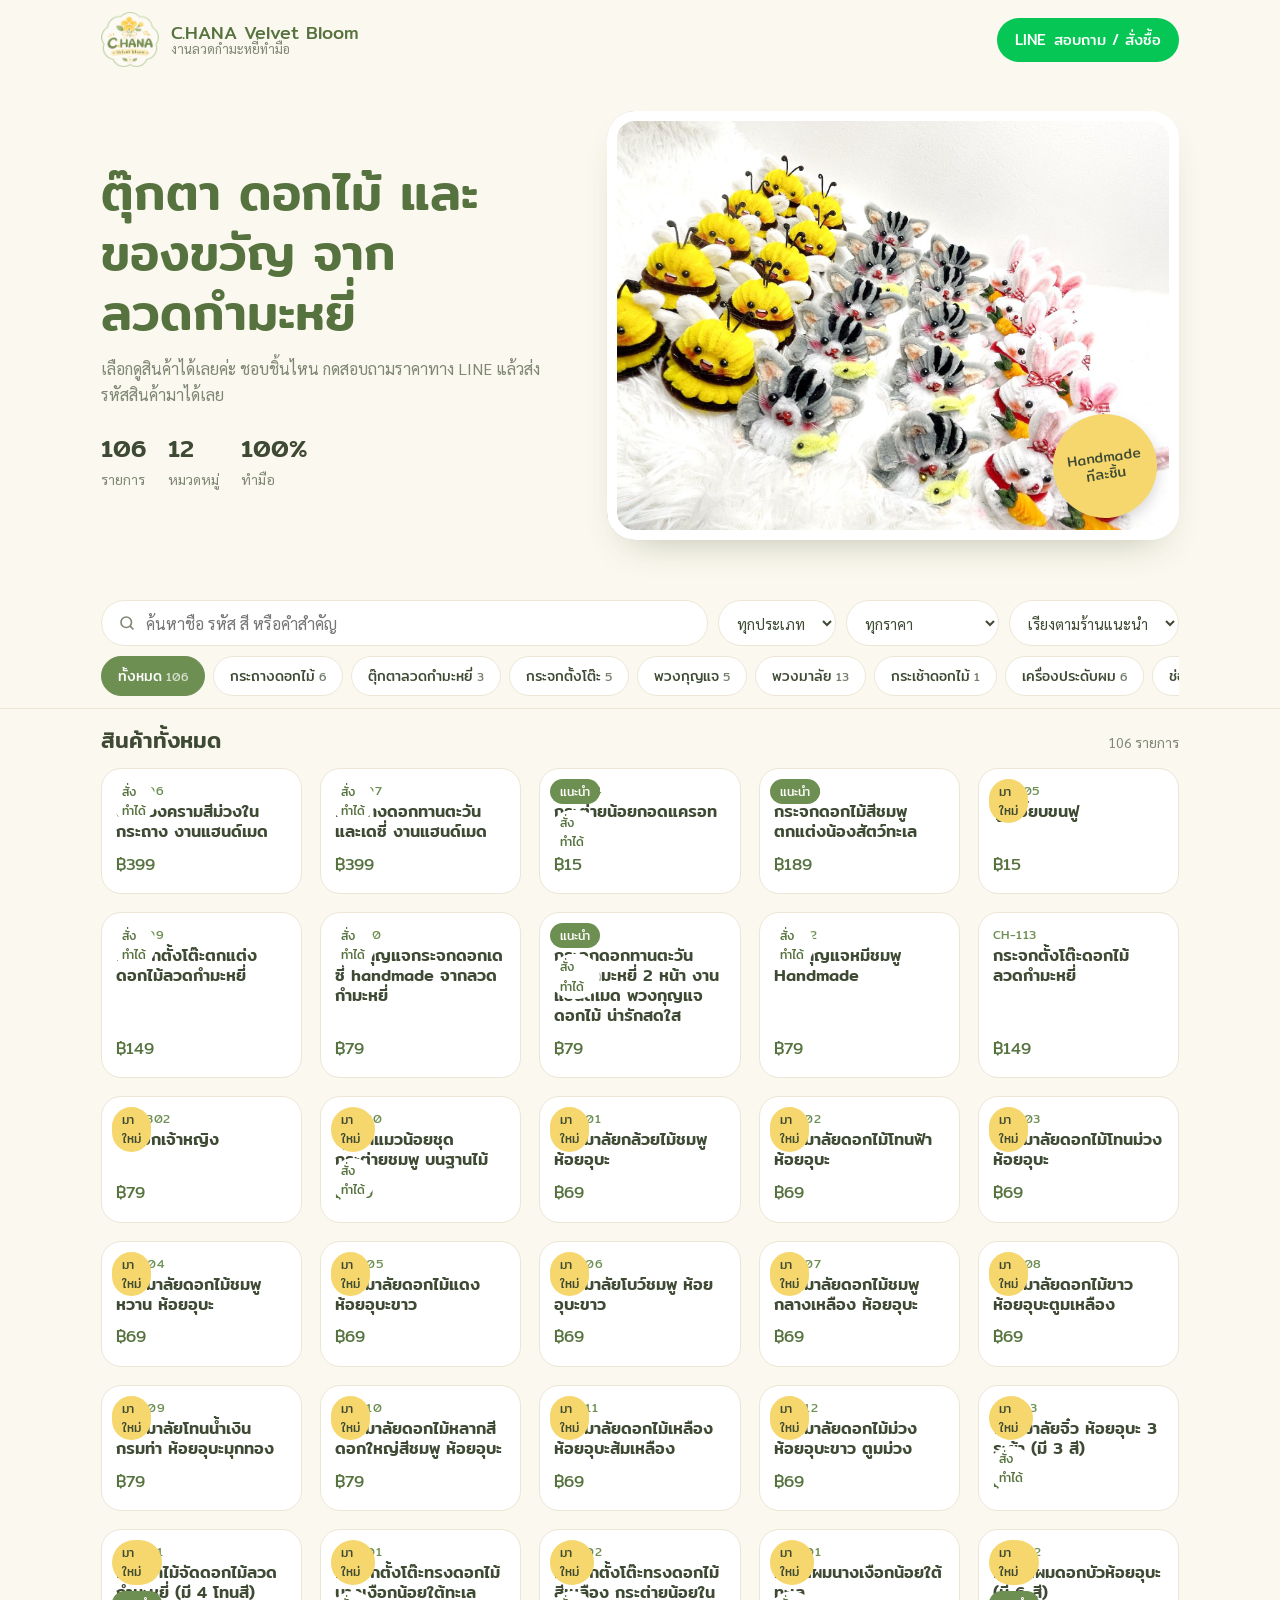
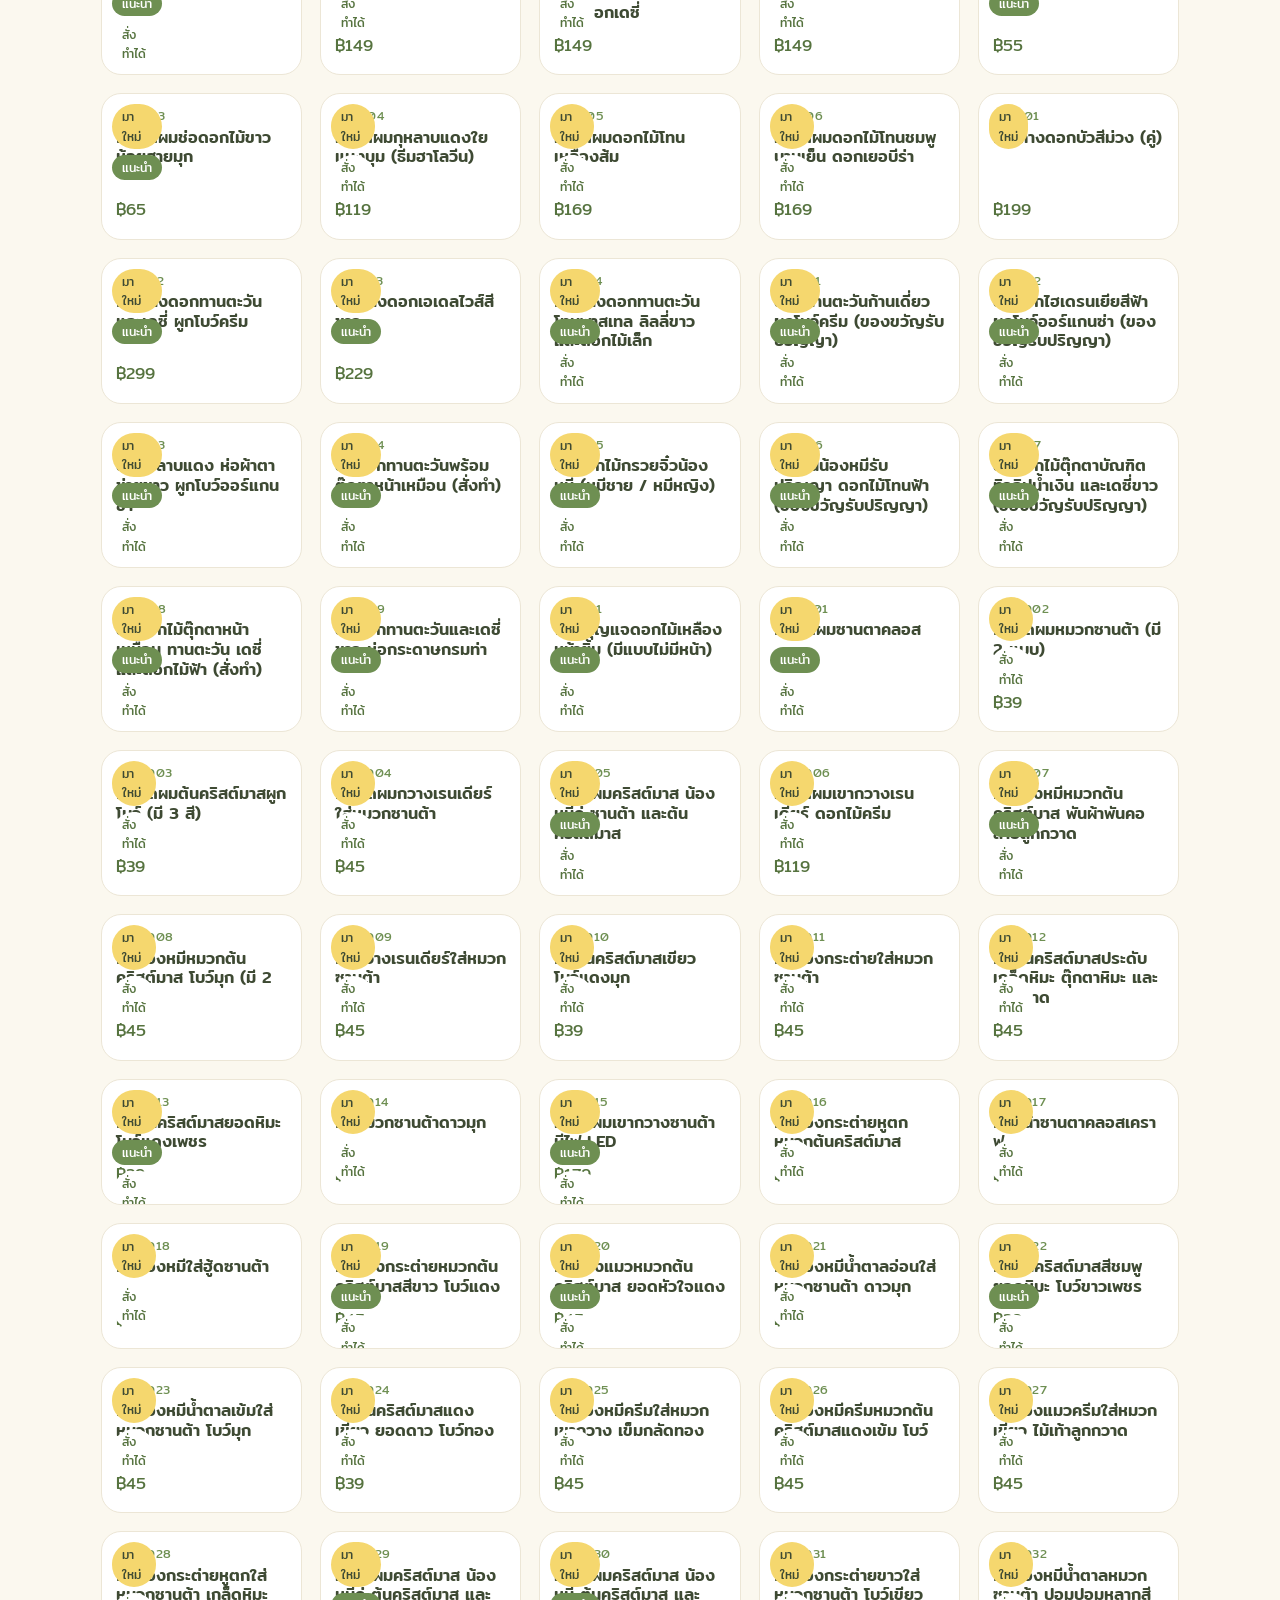
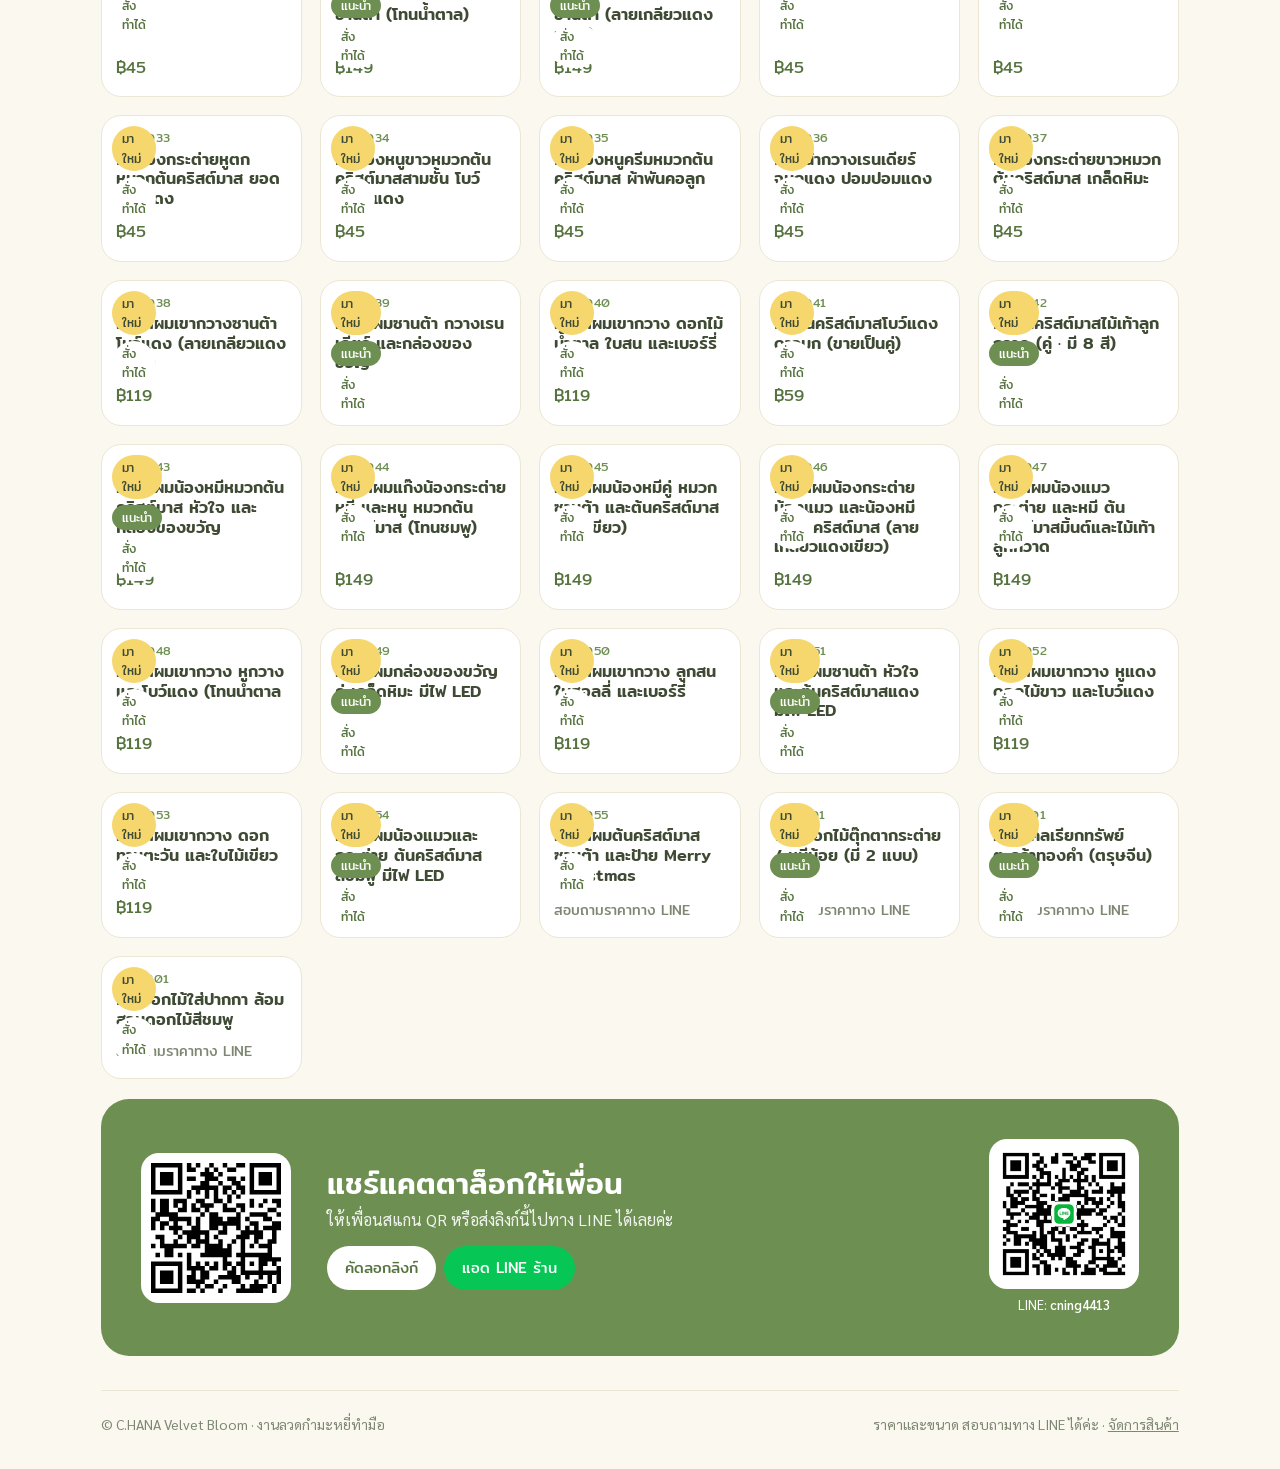
<file: index.html>
<!DOCTYPE html>
<html lang="th">
<head>
<meta charset="utf-8">
<meta name="viewport" content="width=device-width, initial-scale=1">
<title>C.HANA Velvet Bloom</title>
<meta name="description" content="แคตตาล็อกงานลวดกำมะหยี่ทำมือ ตุ๊กตา ดอกไม้ ของตกแต่ง และของขวัญ จาก C.HANA Velvet Bloom">
<meta property="og:title" content="C.HANA Velvet Bloom · Catalog">
<meta property="og:image" content="assets/hero.jpg">
<link rel="icon" href="assets/logo.png">
<link rel="stylesheet" href="assets/fonts.css">
<style>
/* VOICE: warm, gentle, handmade gift shop — soft and airy
   IDEA: a little gift-shop shelf card; each product is a tag-card
   PICTURE: real group photo of the dolls on fluffy white, framed like a shop window
   COLOUR+TYPE: sage green (logo) dominant, butter yellow accent, cream ground · Mitr + Sarabun
   LAYOUT: header, window hero, sticky search/filter bar, card grid, product sheet, share band */
:root{color-scheme:light dark;
 --bg:light-dark(#FBF8EF,#1b1f17);--card:light-dark(#fff,#252b20);--ink:light-dark(#3E4A33,#EEF1E6);--mute:light-dark(#7d8772,#a9b39d);
 --g:light-dark(#6E8F52,#9DBE7F);--gd:light-dark(#56733f,#b9d69c);--gl:light-dark(#E3ECD6,#2f3a27);--y:#F5D76E;--yl:light-dark(#FCF1C8,#4a4223);--line:light-dark(#ECE6D6,#343c2c)}
:root[data-theme=light]{color-scheme:light}:root[data-theme=dark]{color-scheme:dark}
*{box-sizing:border-box;min-width:0}
body{margin:0;background:var(--bg);color:var(--ink);font:16px/1.6 Sarabun,system-ui,sans-serif;overflow-x:clip}
h1,h2,h3,.m{font-family:Mitr,Sarabun,sans-serif;font-weight:500;line-height:1.2;margin:0}
a{color:inherit}
button,input,select{font:inherit;color:inherit}
.wrap{max-width:1180px;margin:0 auto;padding:0 max(4vw,16px)}
/* header */
header{display:flex;align-items:center;gap:12px;padding:12px 0}
header img{width:58px;height:auto}
header .nm{font-family:Mitr;font-size:18px;color:var(--gd);line-height:1.1}
header .nm small{display:block;font-family:Sarabun;font-size:13px;color:var(--mute)}
.btn{display:inline-flex;align-items:center;gap:8px;min-height:44px;padding:0 18px;border-radius:999px;border:0;cursor:pointer;text-decoration:none;font-family:Mitr;font-size:15px}
.btn.line{background:#06C755;color:#fff;margin-left:auto}
.btn.soft{background:var(--gl);color:var(--gd)}
.btn:focus-visible,input:focus-visible,select:focus-visible,.chip:focus-visible,.card:focus-visible{outline:3px solid var(--y);outline-offset:2px}
/* hero */
.hero{display:grid;grid-template-columns:minmax(0,1fr) minmax(0,1.25fr);gap:clamp(20px,4vw,48px);align-items:center;padding:clamp(12px,3vw,32px) 0 clamp(24px,4vw,48px)}
.hero h1{font-size:clamp(32px,4.6vw,50px);text-wrap:balance;color:var(--gd)}
.hero p{color:var(--mute);margin:14px 0 22px;max-width:34em}
.win{position:relative;border-radius:28px;overflow:hidden;aspect-ratio:4/3;background:var(--gl) url(assets/hero.jpg) center 55%/cover;box-shadow:0 18px 40px -24px rgba(60,80,40,.45)}
.win::after{content:"";position:absolute;inset:0;border:10px solid var(--card);border-radius:28px;pointer-events:none}
.stamp{position:absolute;right:22px;bottom:22px;background:var(--y);color:#3E4A33;border-radius:50%;width:104px;height:104px;display:grid;place-items:center;text-align:center;font-family:Mitr;font-size:14px;line-height:1.25;transform:rotate(-8deg);box-shadow:0 6px 14px rgba(0,0,0,.15)}
.stats{display:flex;gap:22px;flex-wrap:wrap;font-size:14px;color:var(--mute)}
.stats b{display:block;font-family:Mitr;font-size:24px;color:var(--ink);font-weight:500}
/* toolbar */
.bar{position:sticky;top:0;z-index:5;background:color-mix(in srgb,var(--bg) 92%,transparent);backdrop-filter:blur(8px);border-bottom:1px solid var(--line);padding:12px 0}
.bar .row{display:flex;gap:10px;flex-wrap:wrap;align-items:center}
.search{flex:1 1 260px;display:flex;align-items:center;gap:8px;background:var(--card);border:1px solid var(--line);border-radius:999px;padding:0 16px;min-height:46px}
.search input{border:0;background:none;outline:0;width:100%;font-size:16px}
select{min-height:46px;border-radius:999px;border:1px solid var(--line);background:var(--card);padding:0 14px;font-size:15px}
.chips{display:flex;gap:8px;overflow-x:auto;padding-top:10px;scrollbar-width:none}
.chip{flex:none;min-height:40px;padding:0 16px;border-radius:999px;border:1px solid var(--line);background:var(--card);cursor:pointer;font-family:Mitr;font-size:14px;white-space:nowrap}
.chip[aria-pressed=true]{background:var(--g);border-color:var(--g);color:#fff}
.chip small{opacity:.7;margin-left:4px}
/* grid */
main{padding:22px 0 40px}
.sec{display:flex;align-items:baseline;justify-content:space-between;gap:12px;margin:18px 0 14px}
.sec h2{font-size:22px}.sec span{color:var(--mute);font-size:14px}
.grid{display:grid;grid-template-columns:repeat(auto-fill,minmax(min(100%,180px),1fr));gap:18px}
.card{background:var(--card);border:1px solid var(--line);border-radius:20px;overflow:hidden;cursor:pointer;text-align:left;padding:0;display:flex;flex-direction:column;transition:transform .2s,box-shadow .2s}
.card:hover{transform:translateY(-3px);box-shadow:0 14px 28px -18px rgba(60,80,40,.5)}
.ph{position:relative;aspect-ratio:1;background:var(--gl) center/cover}
.tags{position:absolute;left:10px;top:10px;display:flex;gap:6px;flex-wrap:wrap}
.tag{background:var(--y);color:#3E4A33;font-family:Mitr;font-size:12px;padding:3px 10px;border-radius:999px}
.tag.featured{background:var(--g);color:#fff}.tag.custom{background:#fff;color:var(--gd)}
.cnt{position:absolute;right:10px;bottom:10px;background:rgba(0,0,0,.45);color:#fff;font-size:12px;padding:2px 8px;border-radius:999px}
.cb{padding:12px 14px 16px;display:flex;flex-direction:column;gap:2px;flex:1}
.cd{font-family:Mitr;font-size:12px;color:var(--g);letter-spacing:.04em}
.cb h3{font-size:16.5px}
.pr{margin-top:auto;padding-top:8px;font-family:Mitr;font-size:16px;color:var(--gd);white-space:nowrap}
.pr.ask{font-size:14px;color:var(--mute)}
.empty{grid-column:1/-1;text-align:center;padding:48px 16px;color:var(--mute)}
/* modal */
dialog{border:0;padding:0;border-radius:24px;max-width:min(920px,94vw);width:100%;max-height:92dvh;overflow:auto;overscroll-behavior:contain;background:var(--card);color:var(--ink)}
dialog::backdrop{background:rgba(30,40,25,.55)}
.sheet{display:grid;grid-template-columns:minmax(0,1.1fr) minmax(0,1fr)}
.gal{padding:16px}
.big{aspect-ratio:1;border-radius:16px;background:var(--gl) center/cover;touch-action:pan-y}
.thumbs{display:flex;gap:8px;margin-top:10px;overflow-x:auto}
.thumbs button{flex:none;width:64px;height:64px;border-radius:12px;border:2px solid transparent;background:center/cover;cursor:pointer;padding:0}
.thumbs button[aria-current=true]{border-color:var(--g)}
.info{padding:24px 24px 24px 8px;display:flex;flex-direction:column;gap:10px}
.info h2{font-size:clamp(22px,3vw,28px)}
.info .en{color:var(--mute);margin-top:-6px}
.info .big-pr{font-family:Mitr;font-size:24px;color:var(--gd)}
dl{display:grid;grid-template-columns:auto 1fr;gap:6px 14px;margin:4px 0;font-size:15px}
dt{color:var(--mute)}dd{margin:0}
.x{position:absolute;right:12px;top:12px;width:44px;height:44px;border-radius:50%;border:0;background:var(--card);box-shadow:0 2px 8px rgba(0,0,0,.15);cursor:pointer;font-size:22px;z-index:2}
.acts{display:flex;gap:8px;flex-wrap:wrap;margin-top:auto}
.toast{position:fixed;left:50%;bottom:24px;transform:translateX(-50%);background:var(--ink);color:var(--bg);padding:10px 18px;border-radius:999px;font-size:14px;opacity:0;transition:opacity .2s;pointer-events:none;z-index:50}
.toast.on{opacity:1}
/* share */
.share{background:var(--g);color:#fff;border-radius:28px;padding:clamp(22px,4vw,40px);display:grid;grid-template-columns:auto 1fr auto;gap:clamp(16px,3vw,36px);align-items:center;margin:20px 0 34px}
.share h2{font-size:clamp(22px,3vw,30px)}.share p{margin:6px 0 14px;opacity:.9}
.qr{background:#fff;border-radius:18px;padding:10px;width:150px;height:150px;display:grid;place-items:center}
.qr img,.qr canvas,.qr svg{width:130px;height:130px;display:block}
.share .qrl{text-align:center;font-size:13px}
.share .btn.soft{background:#fff;color:var(--gd)}
footer{border-top:1px solid var(--line);padding:22px 0 34px;color:var(--mute);font-size:14px;display:flex;justify-content:space-between;gap:12px;flex-wrap:wrap}
@media(max-width:760px){.sheet{grid-template-columns:1fr}.info{padding:4px 20px 22px}.share{grid-template-columns:1fr;text-align:center}.qr{margin:0 auto}}
@media(max-width:600px){.grid{grid-template-columns:repeat(2,minmax(0,1fr));gap:10px}.cb{padding:10px 10px 12px}.cb h3{font-size:14.5px}.pr{font-size:14px}.pr.ask{font-size:12.5px}.bar .row{display:grid;grid-template-columns:repeat(3,minmax(0,1fr));gap:8px}.search{grid-column:1/-1}select{font-size:14px;padding:0 8px;min-height:42px}.hero{grid-template-columns:1fr}.hero .win{order:-1}header .nm small{display:none}.btn.line span{display:none}.stamp{width:84px;height:84px;font-size:12px}}
@media(prefers-reduced-motion:reduce){.card{transition:none}.card:hover{transform:none}}
</style>
</head>
<body>
<div class="wrap">
  <header>
    <img src="assets/logo.png" alt="โลโก้ C.HANA Velvet Bloom">
    <div class="nm">C.HANA Velvet Bloom<small>งานลวดกำมะหยี่ทำมือ</small></div>
    <a class="btn line" id="lineTop" href="#" target="_blank" rel="noopener">LINE <span>สอบถาม / สั่งซื้อ</span></a>
  </header>
  <section class="hero">
    <div>
      <h1>ตุ๊กตา ดอกไม้ และของขวัญ จากลวดกำมะหยี่</h1>
      <p>เลือกดูสินค้าได้เลยค่ะ ชอบชิ้นไหน กดสอบถามราคาทาง LINE แล้วส่งรหัสสินค้ามาได้เลย</p>
      <div class="stats"><div><b id="stCount">–</b>รายการ</div><div><b id="stCat">–</b>หมวดหมู่</div><div><b>100%</b>ทำมือ</div></div>
    </div>
    <div class="win" role="img" aria-label="ตุ๊กตาลวดกำมะหยี่ของร้าน วางรวมกันบนพรมขนนุ่ม"><div class="stamp">Handmade<br>ทีละชิ้น</div></div>
  </section>
</div>

<div class="bar"><div class="wrap">
  <div class="row">
    <label class="search"><svg width="18" height="18" viewBox="0 0 24 24" fill="none" stroke="currentColor" stroke-width="2.2" stroke-linecap="round" aria-hidden="true" style="flex:none;color:var(--mute)"><circle cx="11" cy="11" r="7"/><path d="m20 20-3.5-3.5"/></svg><input id="q" type="search" placeholder="ค้นหาชื่อ รหัส สี หรือคำสำคัญ" aria-label="ค้นหาสินค้า"></label>
    <select id="flag" aria-label="ประเภท"><option value="">ทุกประเภท</option><option value="new">มาใหม่</option><option value="featured">แนะนำ</option><option value="custom">สั่งทำได้</option></select>
    <select id="price" aria-label="ช่วงราคา"><option value="">ทุกราคา</option><option value="0-299">ต่ำกว่า 300 บาท</option><option value="300-799">300–799 บาท</option><option value="800-1999">800–1,999 บาท</option><option value="2000-">2,000 บาทขึ้นไป</option></select>
    <select id="sort" aria-label="เรียงลำดับ"><option value="">เรียงตามร้านแนะนำ</option><option value="pa">ราคา น้อย → มาก</option><option value="pd">ราคา มาก → น้อย</option><option value="name">ชื่อ ก–ฮ</option></select>
  </div>
  <div class="chips" id="chips" role="toolbar" aria-label="หมวดหมู่"></div>
</div></div>

<main class="wrap">
  <div class="sec"><h2 id="secT">สินค้าทั้งหมด</h2><span id="secN"></span></div>
  <div class="grid" id="grid"><div class="empty">กำลังโหลดสินค้า…</div></div>

  <section class="share" aria-label="แชร์แคตตาล็อก">
    <div class="qr" id="qrBox" aria-label="QR Code ของแคตตาล็อกนี้"></div>
    <div>
      <h2>แชร์แคตตาล็อกให้เพื่อน</h2>
      <p>ให้เพื่อนสแกน QR หรือส่งลิงก์นี้ไปทาง LINE ได้เลยค่ะ</p>
      <div class="acts"><button class="btn soft" id="copyLink">คัดลอกลิงก์</button><a class="btn line" id="lineBottom" href="#" target="_blank" rel="noopener" style="margin:0">แอด LINE ร้าน</a></div>
    </div>
    <div class="qrl"><div class="qr"><img src="assets/line-qr.png" alt="QR LINE ของร้าน"></div><div style="margin-top:6px">LINE: <b id="lid"></b></div></div>
  </section>
</main>

<div class="wrap"><footer><span>© C.HANA Velvet Bloom · งานลวดกำมะหยี่ทำมือ</span><span>ราคาและขนาด สอบถามทาง LINE ได้ค่ะ · <a href="admin.html" style="color:var(--mute)">จัดการสินค้า</a></span></footer></div>

<dialog id="dlg" aria-label="รายละเอียดสินค้า"><button class="x" id="dx" aria-label="ปิด">×</button><div id="dbody"></div></dialog>
<div class="toast" id="toast" role="status"></div>

<script src="assets/qrcode.js"></script>
<script src="assets/common.js"></script>
<script>
{
const $ = s => document.querySelector(s);
let all = [], cat = '';
const st = { q: '', flag: '', price: '', sort: '' };
const img = f => SHOP.imageDir + encodeURIComponent(f);
const money = p => p.priceNum ? '฿' + p.priceNum.toLocaleString('th-TH') : '';
['lineTop', 'lineBottom'].forEach(id => $('#' + id).href = SHOP.lineUrl);
$('#lid').textContent = SHOP.lineId;

function toast(t) { const e = $('#toast'); e.textContent = t; e.classList.add('on'); clearTimeout(toast.t); toast.t = setTimeout(() => e.classList.remove('on'), 1800); }
async function copy(t, msg) { try { await navigator.clipboard.writeText(t); toast(msg); } catch (e) { toast('คัดลอกไม่ได้ ลองกดค้างที่ลิงก์แทนนะคะ'); } }

function chips() {
  const cats = [...new Set(all.map(p => p.category).filter(Boolean))];
  $('#stCat').textContent = cats.length; $('#stCount').textContent = all.length;
  const n = c => all.filter(p => !c || p.category === c).length;
  $('#chips').innerHTML = ['', ...cats].map(c => `<button class="chip" data-c="${esc(c)}" aria-pressed="${c === cat}">${c ? esc(c) : 'ทั้งหมด'}<small>${n(c)}</small></button>`).join('');
}
function list() {
  const q = st.q.toLowerCase().trim();
  let r = all.filter(p => (!cat || p.category === cat) && (!st.flag || p.flagList.includes(st.flag)));
  if (q) r = r.filter(p => [p.code, p.name, p.name_en, p.category, p.colors, p.materials, p.description].join(' ').toLowerCase().includes(q));
  if (st.price) { const [a, b] = st.price.split('-').map(Number); r = r.filter(p => p.priceNum && p.priceNum >= a && (!b || p.priceNum <= b)); }
  if (st.sort === 'pa') r.sort((a, b) => (a.priceNum || 1e9) - (b.priceNum || 1e9));
  if (st.sort === 'pd') r.sort((a, b) => b.priceNum - a.priceNum);
  if (st.sort === 'name') r.sort((a, b) => a.name.localeCompare(b.name, 'th'));
  return r;
}
function render() {
  const r = list();
  $('#secT').textContent = cat || 'สินค้าทั้งหมด';
  $('#secN').textContent = r.length + ' รายการ';
  $('#grid').innerHTML = r.length ? r.map(p => `
    <button class="card" data-code="${esc(p.code)}" aria-label="${esc(p.name)}">
      <div class="ph" style="background-image:url('${p.imgs[0] ? img(p.imgs[0]) : 'assets/logo.png'}')">
        <div class="tags">${p.flagList.map(f => FLAG_LABEL[f] ? `<span class="tag ${f}">${FLAG_LABEL[f]}</span>` : '').join('')}</div>
        ${p.imgs.length > 1 ? `<span class="cnt">${p.imgs.length} รูป</span>` : ''}
      </div>
      <div class="cb"><span class="cd">${esc(p.code)}</span><h3>${esc(p.name)}</h3>
      ${money(p) ? `<span class="pr">${money(p)}</span>` : `<span class="pr ask">สอบถามราคาทาง LINE</span>`}</div>
    </button>`).join('') : `<div class="empty">ไม่พบสินค้าที่ค้นหา ลองคำอื่น หรือกด “ทั้งหมด” ดูนะคะ</div>`;
}
function openP(code, push = true) {
  const p = all.find(x => x.code === code); if (!p) return;
  let i = 0;
  const body = $('#dbody');
  const draw = () => {
    body.innerHTML = `<div class="sheet">
      <div class="gal"><div class="big" id="big" style="background-image:url('${p.imgs[i] ? img(p.imgs[i]) : 'assets/logo.png'}')" role="img" aria-label="${esc(p.name)} รูปที่ ${i + 1}"></div>
        ${p.imgs.length > 1 ? `<div class="thumbs">${p.imgs.map((f, k) => `<button data-i="${k}" aria-current="${k === i}" aria-label="ดูรูปที่ ${k + 1}" style="background-image:url('${img(f)}')"></button>`).join('')}</div>` : ''}</div>
      <div class="info">
        <span class="cd">${esc(p.code)} · ${esc(p.category)}</span>
        <h2>${esc(p.name)}</h2>${p.name_en ? `<div class="en">${esc(p.name_en)}</div>` : ''}
        <div class="tags" style="position:static">${p.flagList.map(f => FLAG_LABEL[f] ? `<span class="tag ${f}">${FLAG_LABEL[f]}</span>` : '').join('')}</div>
        <div class="big-pr">${money(p) || '<span style="font-size:17px;color:var(--mute)">ราคา สอบถามทาง LINE</span>'}</div>
        <p style="margin:0">${esc(p.description)}</p>
        <div style="margin:10px 0 0;padding:9px 12px;border-radius:12px;background:#F5EFD6;color:#55683F;font-size:14px;line-height:1.5">✿ ทุกชิ้นงาน<b>ปรับเปลี่ยนสี</b> หรือ<b> Custom </b>ตามที่ต้องการได้<br>✿ <b>เพิ่มไฟ LED</b> ได้ +20 บาท<br>ทักสอบถามทาง LINE ได้เลยค่ะ</div>
        <dl>${[['ขนาด', p.size || 'สอบถามทาง LINE'], ['สี', p.colors], ['วัสดุ', p.materials]].filter(x => x[1]).map(x => `<dt>${x[0]}</dt><dd>${esc(x[1])}</dd>`).join('')}</dl>
        <div class="acts"><a class="btn line" style="margin:0" href="${SHOP.lineUrl}" target="_blank" rel="noopener">สอบถามทาง LINE</a><button class="btn soft" id="cc">คัดลอกรหัส ${esc(p.code)}</button></div>
        <small style="color:var(--mute)">ส่งรหัสสินค้าทาง LINE (ID: ${esc(SHOP.lineId)}) จะได้คำตอบเร็วขึ้นค่ะ</small>
      </div></div>`;
    body.querySelectorAll('.thumbs button').forEach(b => b.onclick = () => { i = +b.dataset.i; draw(); });
    $('#cc').onclick = () => copy(`สนใจสินค้า ${p.code} ${p.name}`, 'คัดลอกแล้ว นำไปวางในแชท LINE ได้เลย');
    let x0 = null; const big = $('#big');
    big.addEventListener('touchstart', e => x0 = e.touches[0].clientX, { passive: true });
    big.addEventListener('touchend', e => { if (x0 == null || p.imgs.length < 2) return; const dx = e.changedTouches[0].clientX - x0; if (Math.abs(dx) > 40) { i = (i + (dx < 0 ? 1 : -1) + p.imgs.length) % p.imgs.length; draw(); } x0 = null; });
  };
  draw();
  if (!$('#dlg').open) $('#dlg').showModal();
  if (push) location.hash = 'p-' + p.code;
}
function closeP() { $('#dlg').close(); }
$('#dlg').addEventListener('close', () => { if (location.hash.startsWith('#p-')) history.replaceState(null, '', location.pathname + location.search); });
$('#dx').onclick = closeP;
$('#dlg').addEventListener('click', e => { if (e.target.id === 'dlg') closeP(); });
$('#grid').addEventListener('click', e => { const c = e.target.closest('.card'); if (c) openP(c.dataset.code); });
$('#chips').addEventListener('click', e => { const c = e.target.closest('.chip'); if (!c) return; cat = c.dataset.c; chips(); render(); });
['q', 'flag', 'price', 'sort'].forEach(k => $('#' + k).addEventListener('input', e => { st[k] = e.target.value; render(); }));
window.addEventListener('hashchange', () => { const h = location.hash; if (h.startsWith('#p-')) openP(h.slice(3), false); else if ($('#dlg').open) closeP(); });

function siteUrl() { return location.href.split('#')[0]; }
$('#copyLink').onclick = () => copy(siteUrl(), 'คัดลอกลิงก์แล้ว');
function qr() {
  if (typeof qrcode !== 'function') { $('#qrBox').textContent = 'QR'; return; }
  const q = qrcode(0, 'M'); q.addData(siteUrl()); q.make();
  $('#qrBox').innerHTML = q.createSvgTag({ cellSize: 4, margin: 0, scalable: true });
}

loadProducts().then(ps => {
  all = ps.filter(p => !p.hidden && p.code && p.name);
  chips(); render(); qr();
  if (location.hash.startsWith('#p-')) openP(location.hash.slice(3), false);
}).catch(e => { $('#grid').innerHTML = `<div class="empty">${esc(e.message)}</div>`; qr(); });
}
</script>
</body>
</html>
</file>
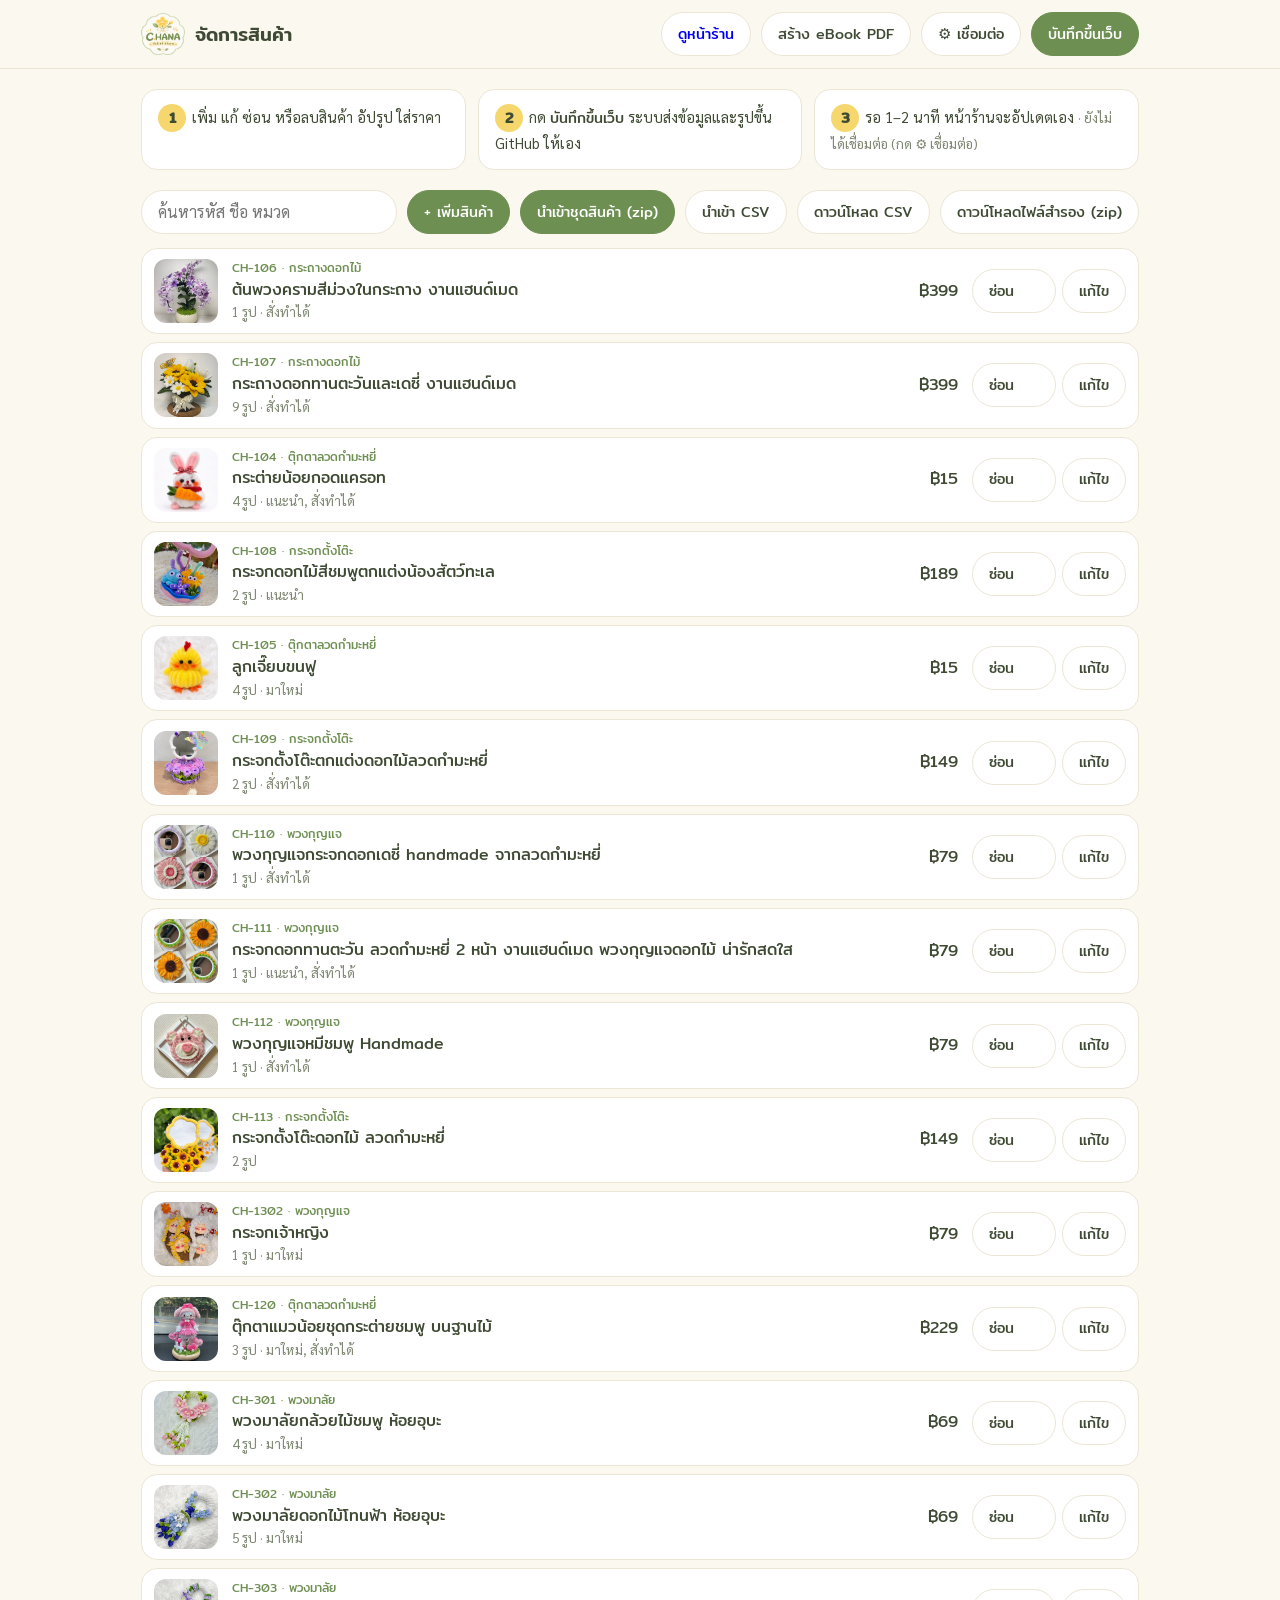
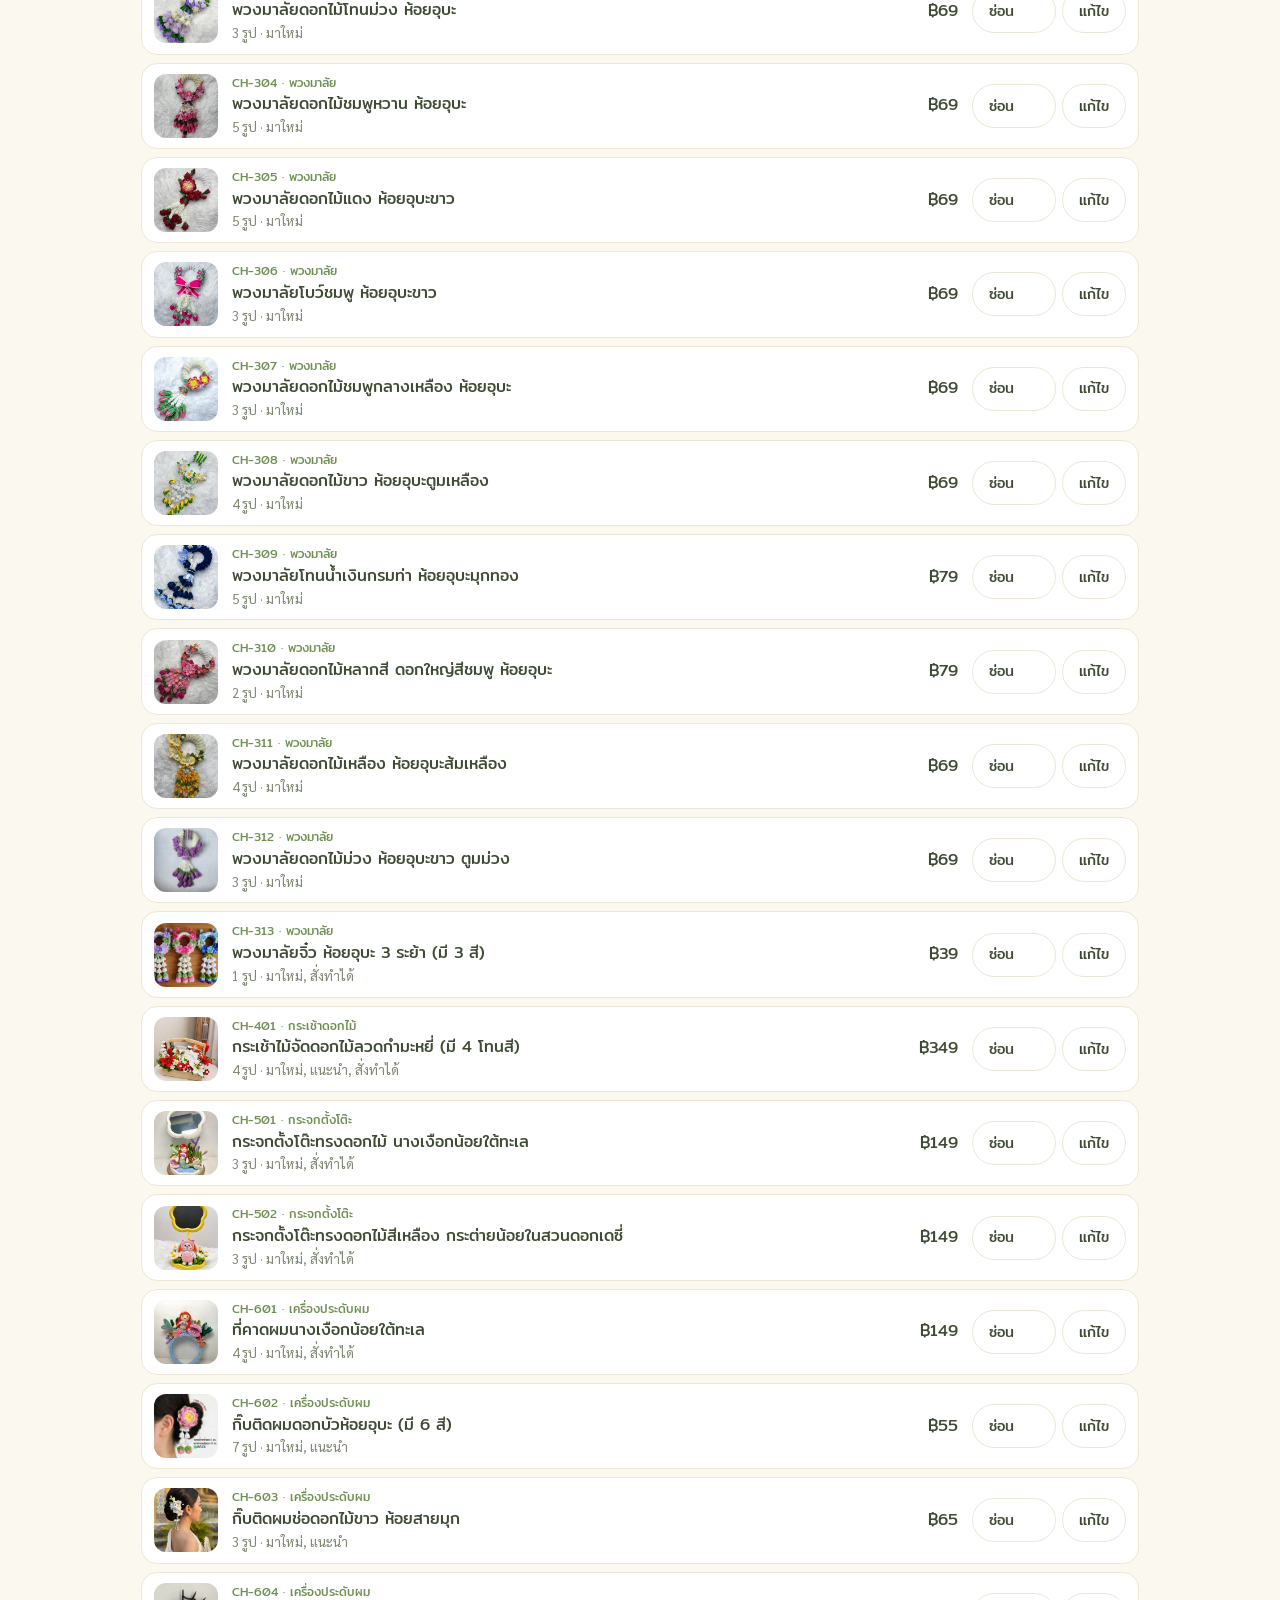
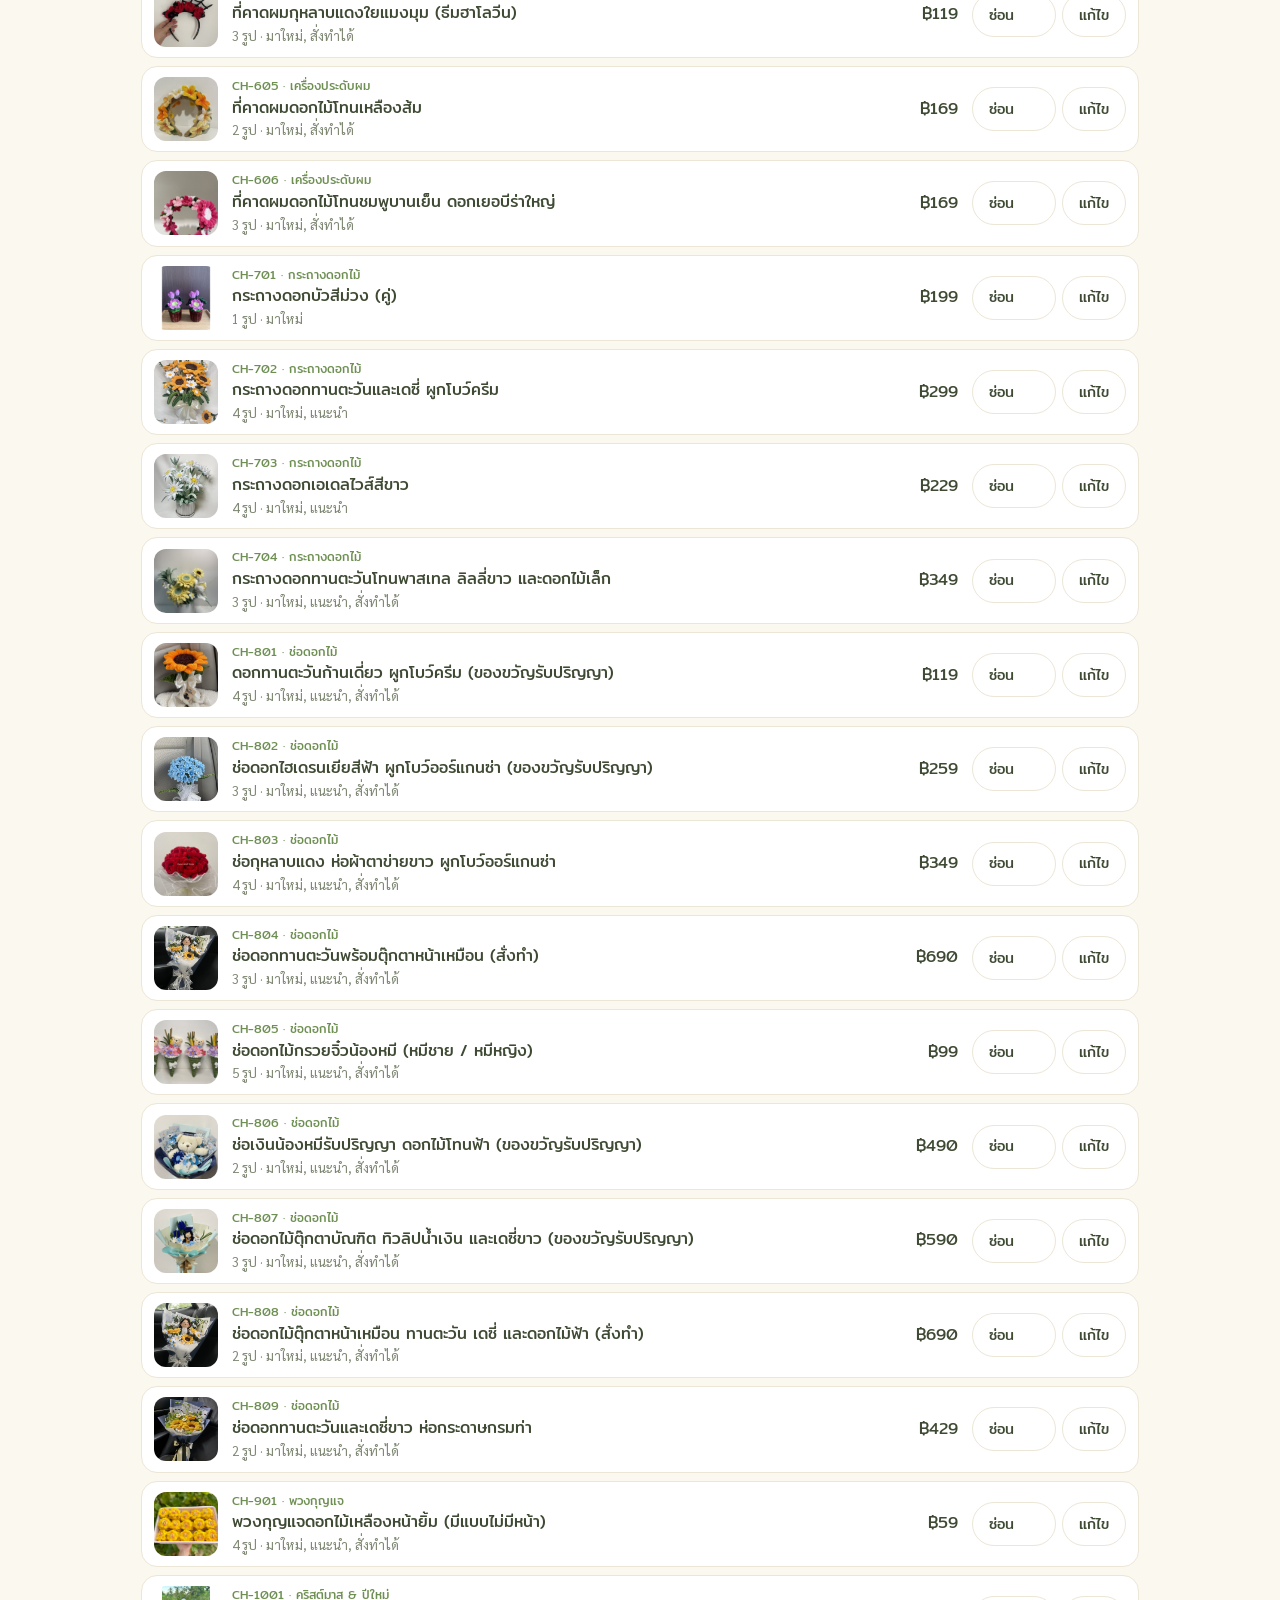
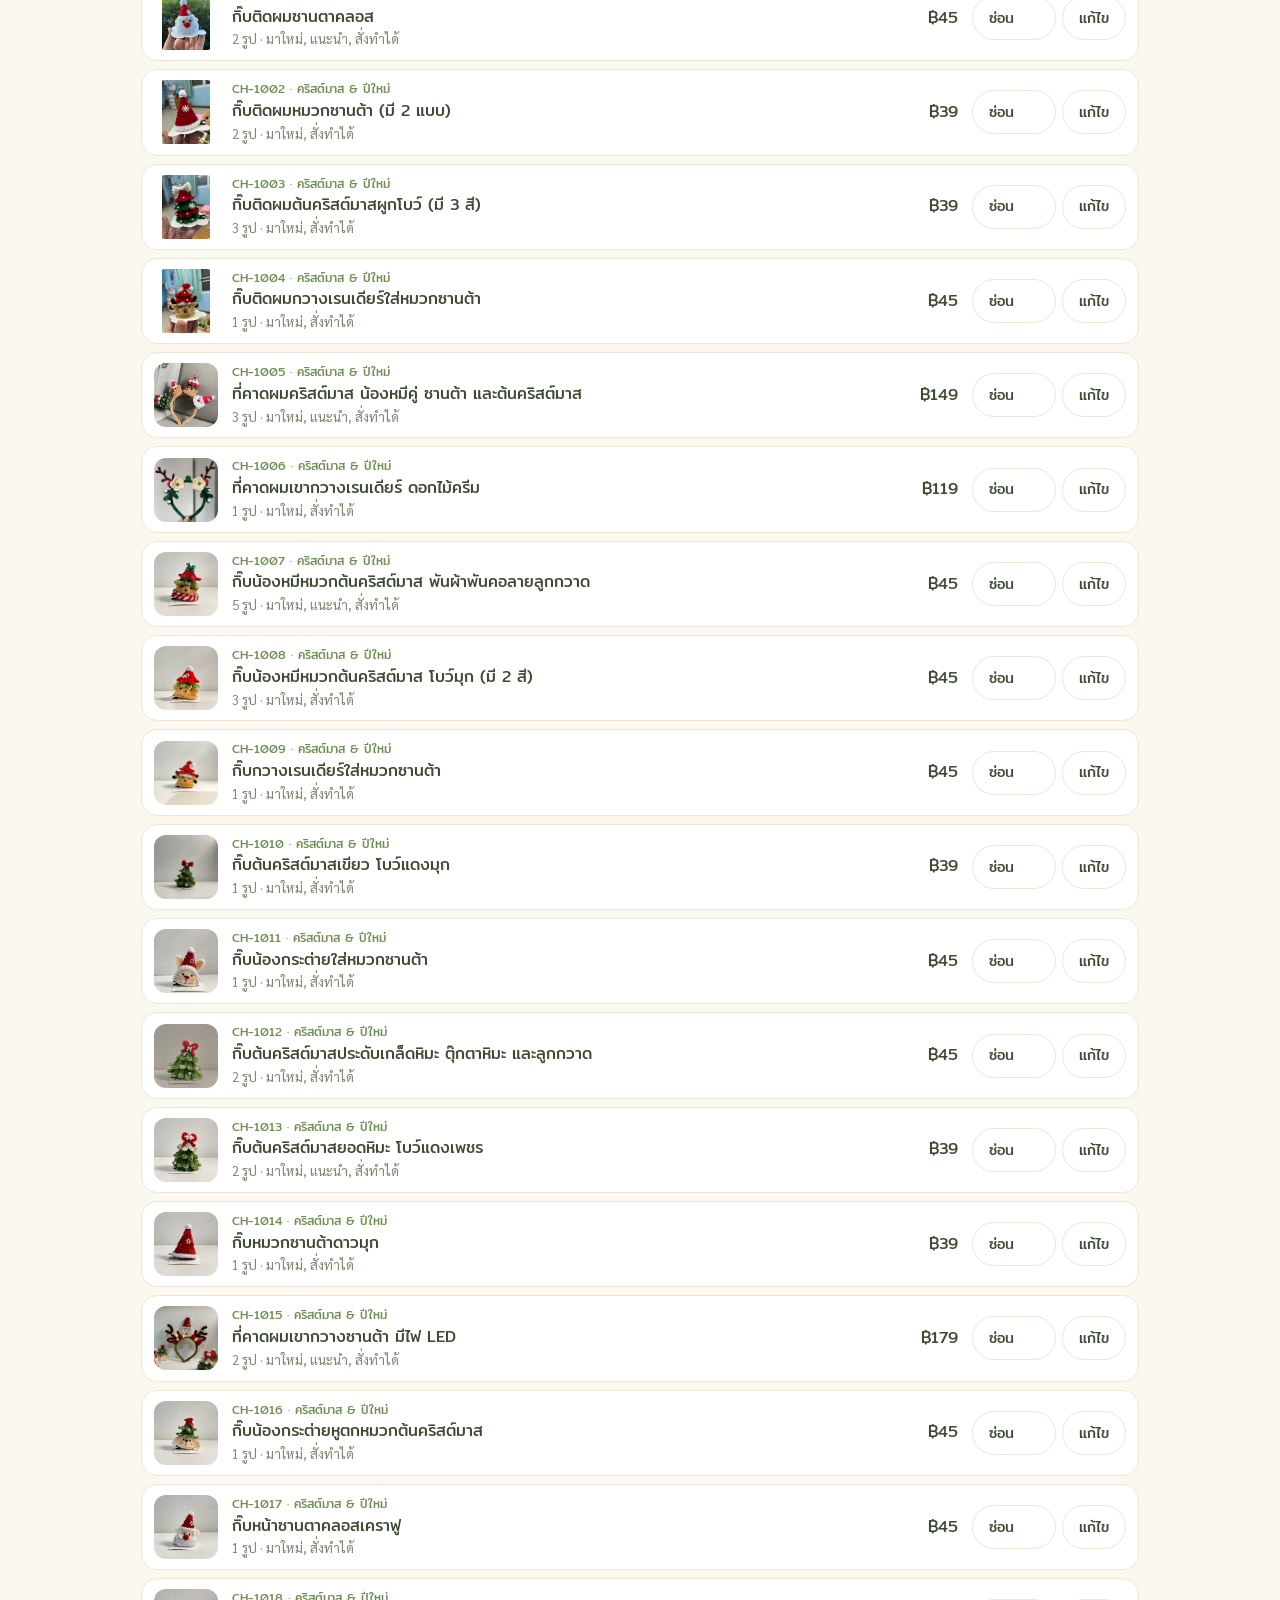
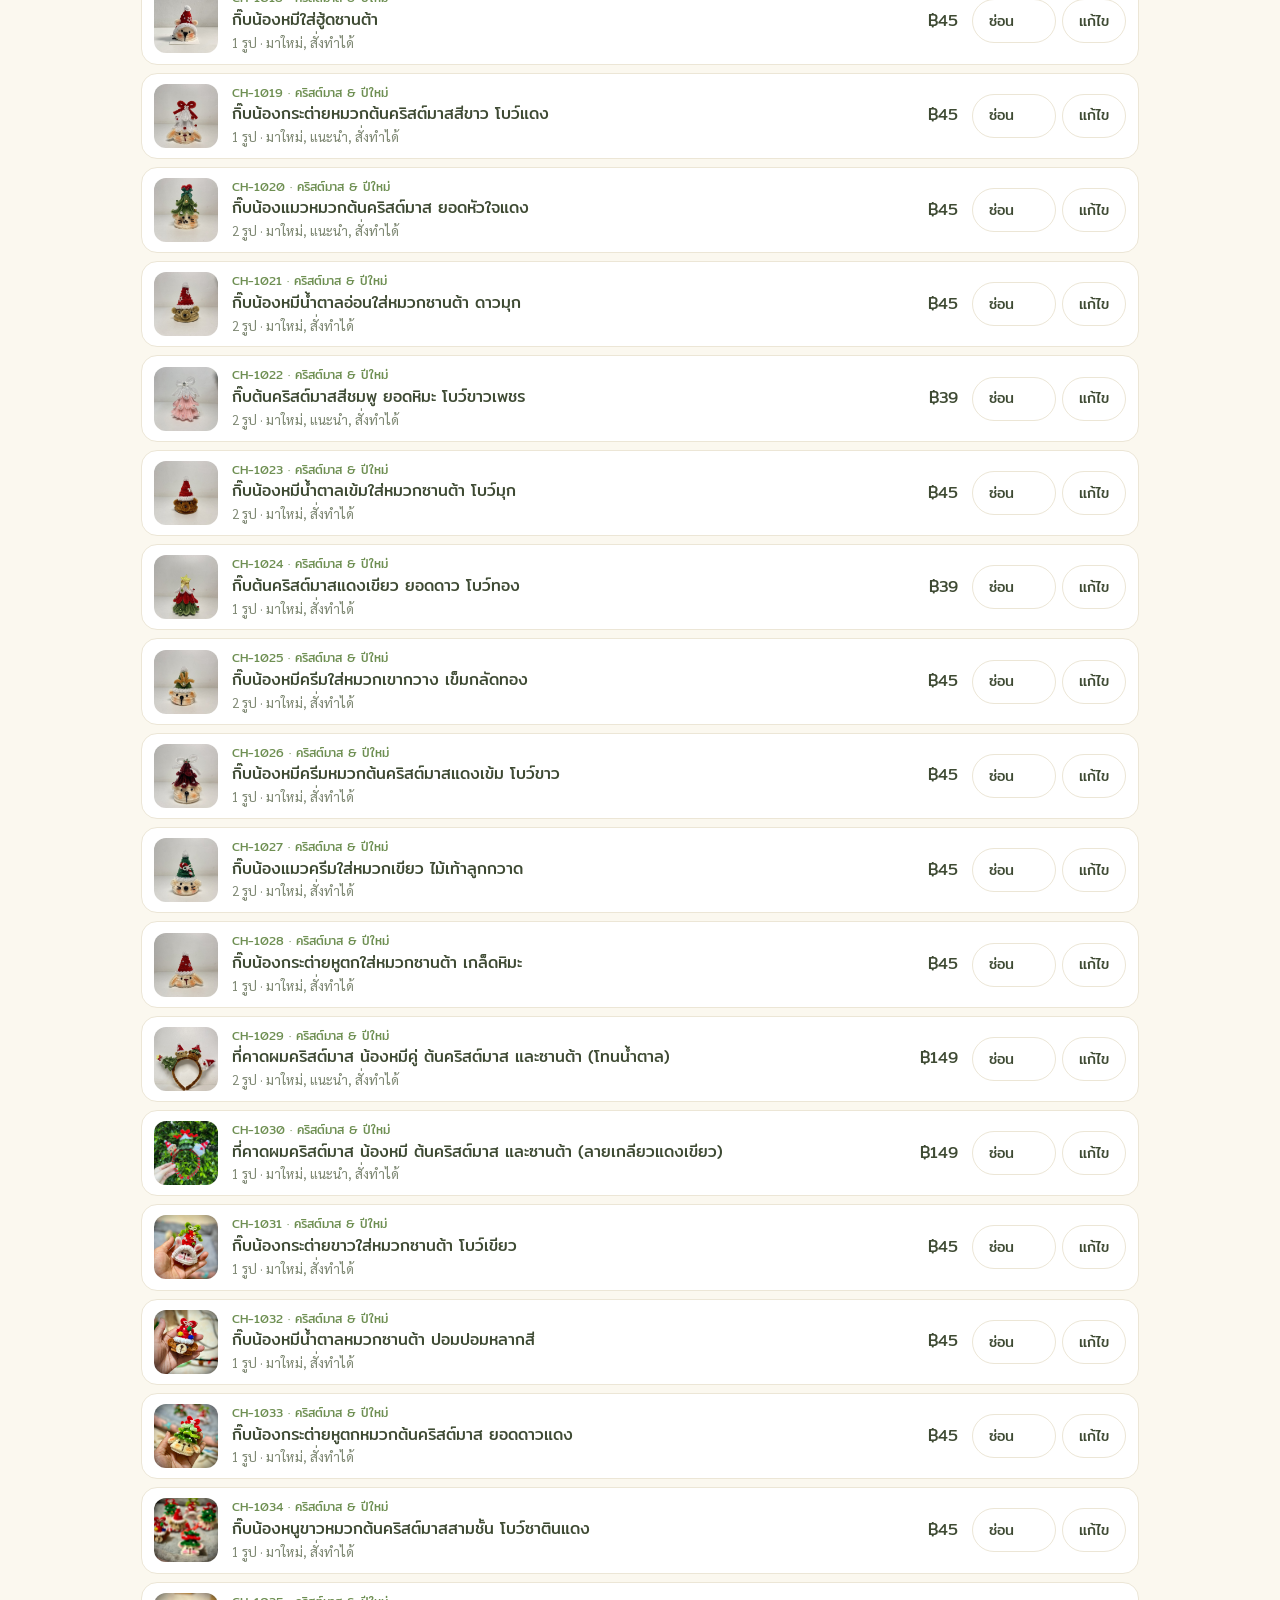
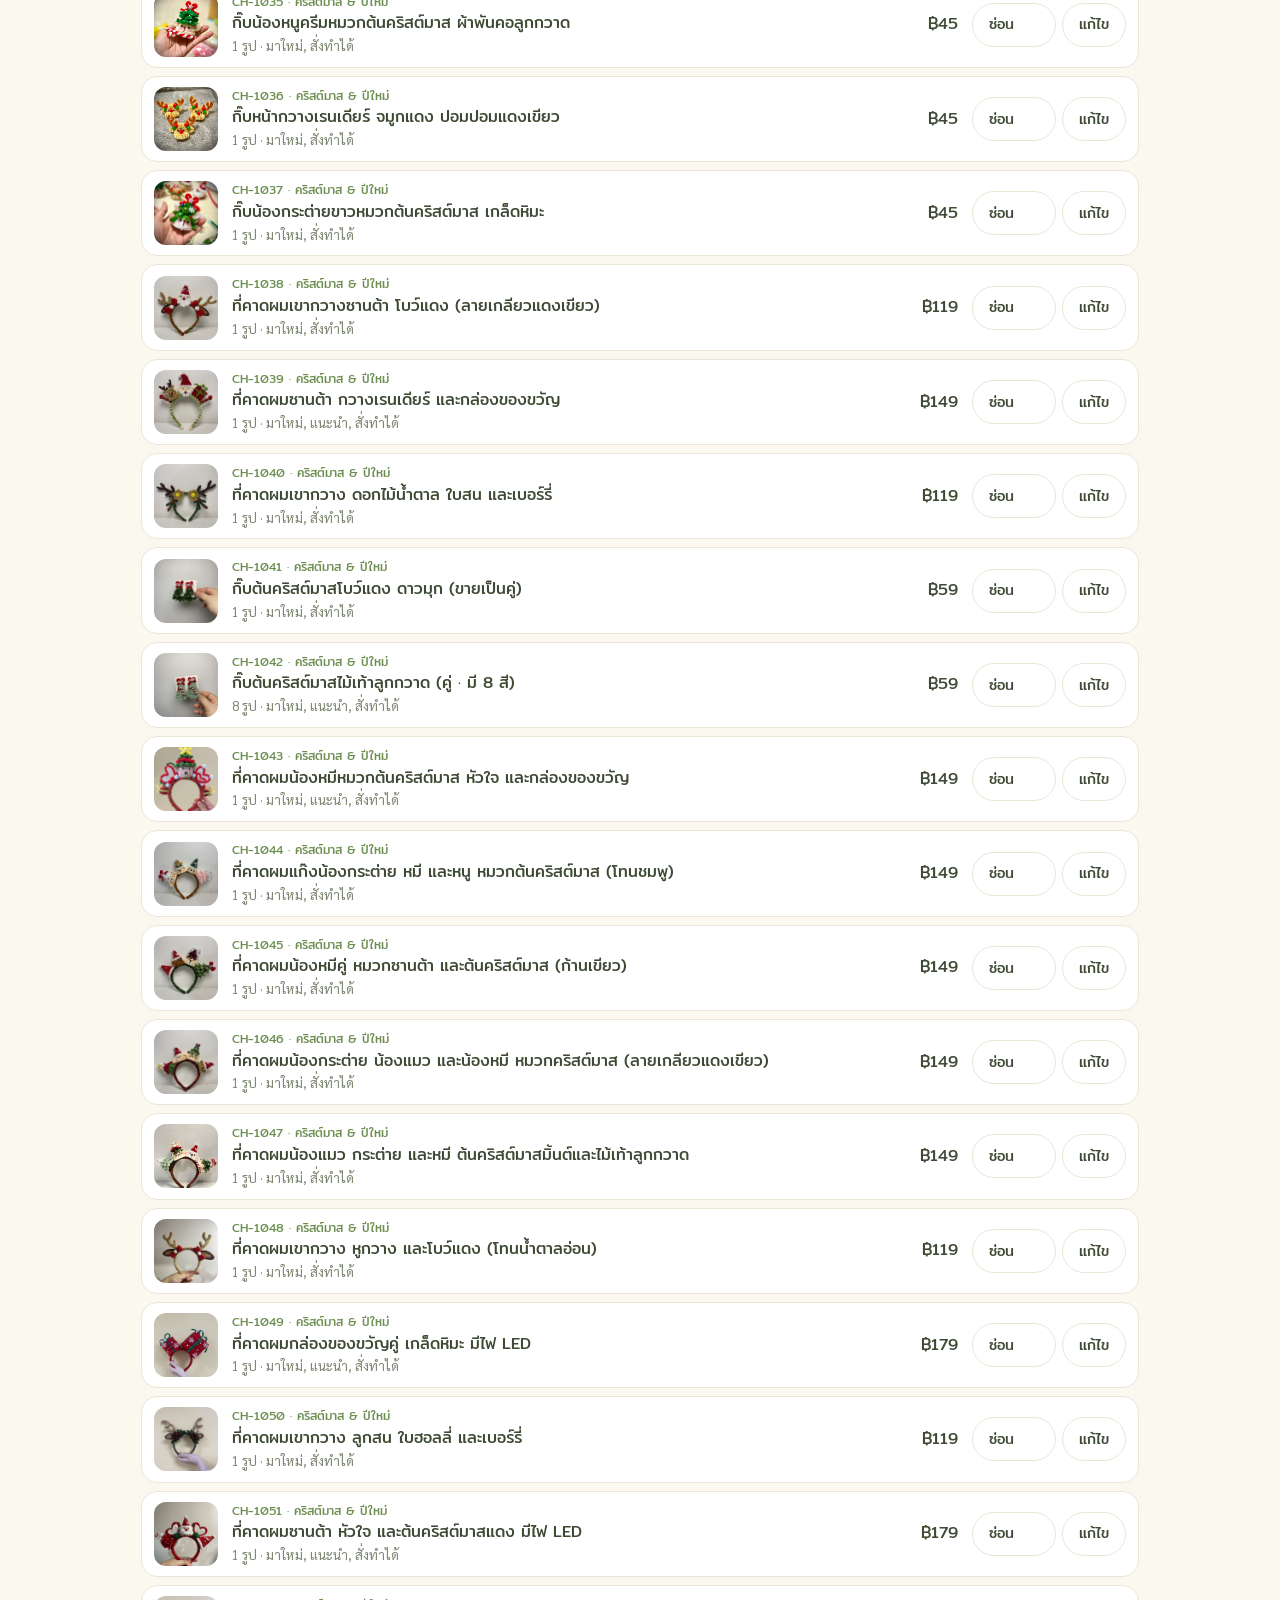
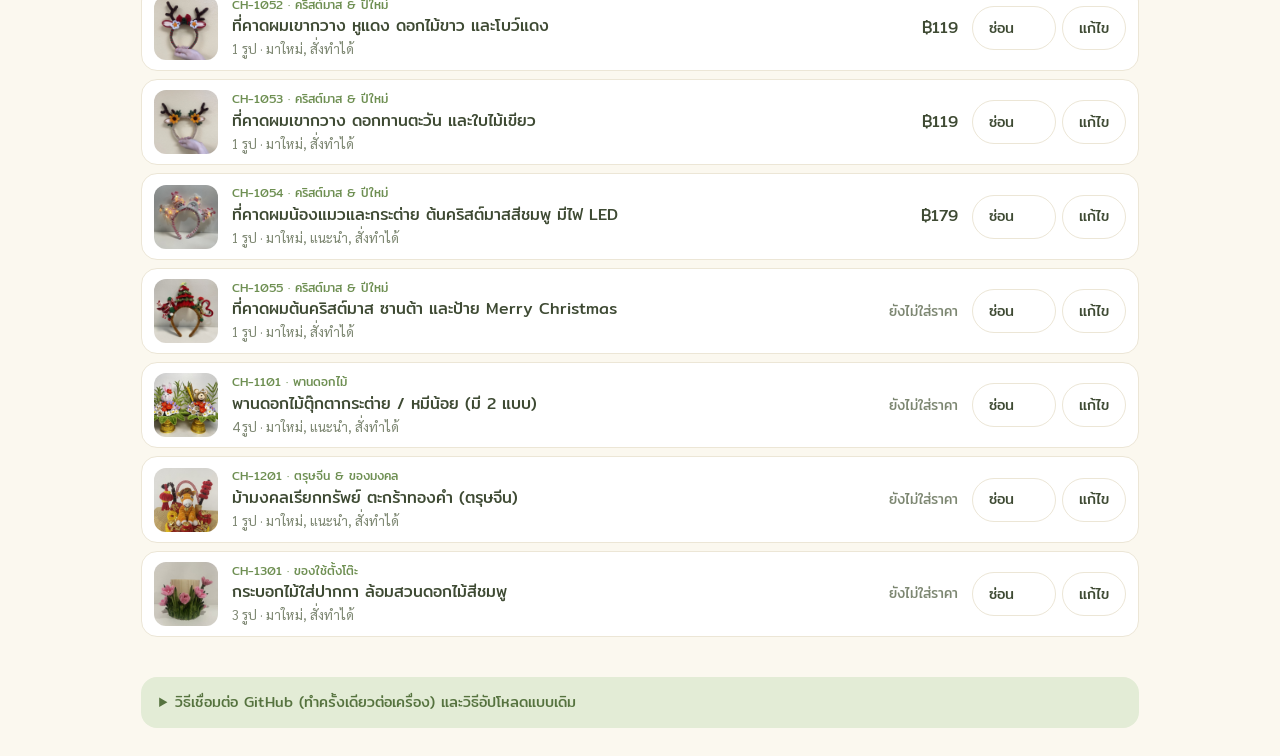
<file: admin.html>
<!DOCTYPE html>
<html lang="th">
<head>
<meta charset="utf-8">
<meta name="viewport" content="width=device-width, initial-scale=1">
<meta name="robots" content="noindex">
<title>จัดการสินค้า · C.HANA</title>
<link rel="icon" href="assets/logo.png">
<link rel="stylesheet" href="assets/fonts.css">
<link rel="stylesheet" href="assets/ebook.css">
<style>
/* VOICE: calm back-office for a shop owner — plain and friendly
   IDEA: a stock ledger: one row per product, a form card to edit
   PICTURE: the product list itself, with thumbnails
   COLOUR+TYPE: same sage / butter / cream as the storefront · Mitr + Sarabun
   LAYOUT: top bar with save actions, steps strip, list, edit dialog */
:root{color-scheme:light dark;--bg:light-dark(#FBF8EF,#1b1f17);--card:light-dark(#fff,#252b20);--ink:light-dark(#3E4A33,#EEF1E6);--mute:light-dark(#7d8772,#a9b39d);--g:light-dark(#6E8F52,#9DBE7F);--gd:light-dark(#56733f,#b9d69c);--gl:light-dark(#E3ECD6,#2f3a27);--y:#F5D76E;--line:light-dark(#ECE6D6,#343c2c);--red:#c4493b}
:root[data-theme=light]{color-scheme:light}:root[data-theme=dark]{color-scheme:dark}
*{box-sizing:border-box;min-width:0}
body{margin:0;background:var(--bg);color:var(--ink);font:16px/1.55 Sarabun,system-ui,sans-serif}
h1,h2,h3{font-family:Mitr,sans-serif;font-weight:500;margin:0;line-height:1.2}
button,input,select,textarea{font:inherit;color:inherit}
.wrap{max-width:1100px;margin:0 auto;padding:0 max(4vw,16px)}
.top{position:sticky;top:0;z-index:5;background:var(--bg);border-bottom:1px solid var(--line)}
.top .wrap{display:flex;gap:10px;align-items:center;flex-wrap:wrap;padding-block:12px}
.top img{width:44px}
.top h1{font-size:19px;margin-right:auto}
.btn{min-height:44px;padding:0 16px;border-radius:999px;border:1px solid var(--line);background:var(--card);cursor:pointer;font-family:Mitr;font-size:14.5px;display:inline-flex;align-items:center;gap:6px;text-decoration:none}
.btn.pri{background:var(--g);border-color:var(--g);color:#fff}
.btn.warn{color:var(--red)}
.btn:disabled{opacity:.5;cursor:not-allowed}
.btn:focus-visible,input:focus-visible,select:focus-visible,textarea:focus-visible{outline:3px solid var(--y);outline-offset:2px}
.dirty{background:var(--y);color:#3E4A33;border-radius:999px;padding:4px 12px;font-size:13px;font-family:Mitr;display:none}
.dirty.on{display:inline-block}
.steps{display:grid;grid-template-columns:repeat(3,minmax(0,1fr));gap:12px;margin:20px 0}
.step{background:var(--card);border:1px solid var(--line);border-radius:16px;padding:14px 16px;font-size:14.5px}
.step b{display:inline-grid;place-items:center;width:28px;height:28px;border-radius:50%;background:var(--y);color:#3E4A33;font-family:Mitr;margin-right:6px}
.tools{display:flex;gap:10px;flex-wrap:wrap;align-items:center;margin:8px 0 14px}
.tools input[type=search]{flex:1 1 240px;min-height:44px;border-radius:999px;border:1px solid var(--line);background:var(--card);padding:0 16px;font-size:16px}
.list{display:flex;flex-direction:column;gap:8px;padding-bottom:40px}
.it{display:grid;grid-template-columns:64px minmax(0,1fr) auto auto;gap:14px;align-items:center;background:var(--card);border:1px solid var(--line);border-radius:16px;padding:10px 12px}
.it.hid{opacity:.55}
.th{width:64px;height:64px;border-radius:12px;background:var(--gl) center/cover}
.it .cd{font-family:Mitr;font-size:12px;color:var(--g)}
.it .nm{font-family:Mitr;font-size:16px}
.it .meta{font-size:13.5px;color:var(--mute)}
.pr{font-family:Mitr;white-space:nowrap}
.acts{display:flex;gap:6px}
.sw{min-width:84px}
dialog{border:0;border-radius:22px;padding:0;width:min(760px,96vw);max-height:92dvh;overflow:auto;background:var(--card);color:var(--ink)}
dialog::backdrop{background:rgba(30,40,25,.55)}
form{padding:22px}
.fg{display:grid;grid-template-columns:repeat(2,minmax(0,1fr));gap:12px 14px;margin-top:14px}
.fg .full{grid-column:1/-1}
label{display:flex;flex-direction:column;gap:4px;font-size:14px;color:var(--mute)}
label input,label select,label textarea{min-height:44px;border:1px solid var(--line);border-radius:12px;background:var(--bg);padding:8px 12px;font-size:16px;color:var(--ink)}
textarea{min-height:90px;resize:vertical}
.flags{display:flex;gap:14px;flex-wrap:wrap}
.flags label{flex-direction:row;align-items:center;gap:6px;color:var(--ink);font-size:15px}
.flags input{width:20px;height:20px;min-height:0}
.imgs{display:flex;gap:10px;flex-wrap:wrap;margin-top:6px}
.im{position:relative;width:96px;height:96px;border-radius:12px;background:var(--gl) center/cover;border:2px solid var(--line)}
.im:first-child{border-color:var(--g)}
.im .b{position:absolute;bottom:4px;display:flex;gap:4px;left:4px;right:4px;justify-content:space-between}
.im button{width:30px;height:30px;border-radius:50%;border:0;background:rgba(255,255,255,.92);color:#333;cursor:pointer;font-size:15px;padding:0}
.im .main{position:absolute;top:4px;left:4px;background:var(--g);color:#fff;font-size:11px;font-family:Mitr;border-radius:999px;padding:1px 8px}
.drop{width:96px;height:96px;border-radius:12px;border:2px dashed var(--g);display:grid;place-items:center;text-align:center;font-size:13px;color:var(--gd);cursor:pointer;background:var(--bg)}
.foot{display:flex;gap:10px;justify-content:flex-end;margin-top:18px;flex-wrap:wrap}
.err{color:var(--red);font-size:14px;min-height:1.2em}
.note{font-size:13.5px;color:var(--mute)}
.toast{position:fixed;left:50%;bottom:24px;transform:translateX(-50%);background:var(--ink);color:var(--bg);padding:10px 18px;border-radius:999px;font-size:14px;opacity:0;transition:opacity .2s;pointer-events:none;z-index:50}
.toast.on{opacity:1}
#ebx{position:fixed;inset:0;z-index:40;background:#e9e6dc;overflow:auto;display:none}
#ebx.on{display:block}
#ebx .tb{position:sticky;top:0;z-index:2;background:var(--bg);border-bottom:1px solid var(--line);display:flex;gap:10px;align-items:center;flex-wrap:wrap;padding:10px max(4vw,14px)}
#ebx .tb h2{font-size:18px;margin-right:auto}
#ebx .tb select{min-height:44px;border-radius:999px;border:1px solid var(--line);background:var(--card);padding:0 14px;font-size:15px}
#ebx .tb small{flex-basis:100%;color:var(--mute);font-size:13px}
#ebBook{padding:18px 0}
@media(max-width:600px){#ebBook{zoom:.62}}
@media print{body.eb-on>*:not(#ebx){display:none!important}body.eb-on #ebx{position:static;overflow:visible;background:#fff}}
.help{background:var(--gl);border-radius:16px;padding:14px 18px;font-size:14.5px;margin-bottom:28px}
.help summary{cursor:pointer;font-family:Mitr;color:var(--gd)}
.help ol{margin:8px 0 0;padding-left:1.3em}
@media(max-width:640px){.steps{grid-template-columns:1fr}.fg{grid-template-columns:1fr}.it{grid-template-columns:56px minmax(0,1fr);}.it .th{width:56px;height:56px}.it .pr,.it .acts{grid-column:2}}
</style>
</head>
<body>
<div class="top"><div class="wrap">
  <img src="assets/logo.png" alt="">
  <h1>จัดการสินค้า</h1>
  <span class="dirty" id="dirty">มีการแก้ไขที่ยังไม่ได้บันทึก</span>
  <a class="btn" href="index.html" target="_blank" rel="noopener">ดูหน้าร้าน</a>
  <button class="btn" id="ebBtn">สร้าง eBook PDF</button>
  <button class="btn" id="ghBtn" title="ตั้งค่าการเชื่อมต่อ GitHub">⚙ เชื่อมต่อ</button>
  <button class="btn pri" id="push">บันทึกขึ้นเว็บ</button>
</div></div>

<div class="wrap">
  <div class="steps">
    <div class="step"><b>1</b>เพิ่ม แก้ ซ่อน หรือลบสินค้า อัปรูป ใส่ราคา</div>
    <div class="step"><b>2</b>กด <b style="all:unset;font-family:Mitr">บันทึกขึ้นเว็บ</b> ระบบส่งข้อมูลและรูปขึ้น GitHub ให้เอง</div>
    <div class="step"><b>3</b>รอ 1–2 นาที หน้าร้านจะอัปเดตเอง <span id="ghState" class="note"></span></div>
  </div>

  <div class="tools">
    <input type="search" id="q" placeholder="ค้นหารหัส ชื่อ หมวด" aria-label="ค้นหา">
    <button class="btn pri" id="add">+ เพิ่มสินค้า</button>
    <label class="btn pri" style="flex-direction:row;font-size:14.5px;color:#fff">นำเข้าชุดสินค้า (zip)<input type="file" id="impZip" accept=".zip,application/zip" hidden></label>
    <label class="btn" style="flex-direction:row;color:var(--ink);font-size:14.5px">นำเข้า CSV<input type="file" id="imp" accept=".csv,text/csv" hidden></label>
    <button class="btn" id="csvOnly">ดาวน์โหลด CSV</button>
    <button class="btn" id="save">ดาวน์โหลดไฟล์สำรอง (zip)</button>
  </div>
  <div class="list" id="list"><div class="note">กำลังโหลด…</div></div>

  <details class="help">
    <summary>วิธีเชื่อมต่อ GitHub (ทำครั้งเดียวต่อเครื่อง) และวิธีอัปโหลดแบบเดิม</summary>
    <ol>
      <li>เปิด <a href="https://github.com/settings/personal-access-tokens/new" target="_blank" rel="noopener">github.com/settings/personal-access-tokens/new</a> (ต้องล็อกอิน GitHub อยู่)</li>
      <li>Token name: <code>chana-admin</code> · Expiration: เลือกนานที่สุดที่มีให้</li>
      <li>Repository access: เลือก <b>Only select repositories</b> แล้วเลือก <code>chana-velvetbloom.github.io</code></li>
      <li>Permissions → Repository permissions → <b>Contents</b>: เลือก <b>Read and write</b></li>
      <li>กด <b>Generate token</b> แล้วคัดลอกรหัสที่ขึ้นต้นด้วย <code>github_pat_</code> มาวางในปุ่ม <b>⚙ เชื่อมต่อ</b> ด้านบน</li>
    </ol>
    <p class="note">รหัสนี้เก็บไว้ในเบราว์เซอร์เครื่องนี้เท่านั้น ลูกค้าที่เปิดหน้าร้านมองไม่เห็น ถ้าใช้คอมเครื่องอื่นหรือมือถือ ต้องวางรหัสอีกครั้ง และห้ามส่งรหัสนี้ให้ใคร</p>
    <p class="note" style="margin-top:14px"><b>แบบเดิม (สำรอง):</b></p>
    <ol>
      <li>เปิด repository ของเว็บใน github.com แล้วกด <b>Add file → Upload files</b></li>
      <li>ลากโฟลเดอร์ <code>data</code> และ <code>images</code> ที่แตกจาก zip มาวาง ไฟล์เดิมชื่อเดียวกันจะถูกแทนที่</li>
      <li>กด <b>Commit changes</b> รอประมาณ 1–2 นาที หน้าเว็บจะอัปเดตเอง</li>
    </ol>
    <p class="note">รูปที่อัปผ่านหน้านี้จะถูกย่อเป็น JPG กว้างไม่เกิน 1200px และตั้งชื่อตามรหัสสินค้าให้อัตโนมัติ (เช่น CH-106-1.jpg) ส่วนไฟล์ CSV เปิดแก้ใน Excel ได้ แล้วกด “นำเข้า CSV” กลับมา</p>
  </details>
</div>

<dialog id="dlg"><form id="f" method="dialog">
  <h2 id="ft">แก้ไขสินค้า</h2>
  <div class="fg">
    <label>รหัสสินค้า *<input name="code" required></label>
    <label>หมวดหมู่ *<input name="category" list="cats" required></label>
    <label class="full">ชื่อสินค้า *<input name="name" required></label>
    <label>ชื่อภาษาอังกฤษ<input name="name_en"></label>
    <label>ราคา (บาท) — เว้นว่าง = “สอบถามราคา”<input name="price" inputmode="decimal"></label>
    <label>ขนาด<input name="size" placeholder="เช่น กว้าง 12 × สูง 15 ซม."></label>
    <label>สี<input name="colors"></label>
    <label class="full">วัสดุ<input name="materials" placeholder="เช่น ลวดกำมะหยี่ · ไม้"></label>
    <label class="full">รายละเอียด<textarea name="description"></textarea></label>
    <div class="full"><div class="note" style="margin-bottom:6px">ป้ายกำกับ</div>
      <div class="flags"><label><input type="checkbox" name="f_new"> มาใหม่</label><label><input type="checkbox" name="f_featured"> แนะนำ</label><label><input type="checkbox" name="f_custom"> สั่งทำได้</label><label><input type="checkbox" name="hide"> ซ่อนจากหน้าร้าน</label></div></div>
    <label>ลำดับที่แสดง<input name="sort" inputmode="numeric"></label>
    <div class="full"><div class="note">รูปสินค้า — รูปแรกคือรูปหน้าปก (กดลูกศรเพื่อสลับลำดับ)</div>
      <div class="imgs" id="imgs"></div></div>
  </div>
  <div class="err" id="err"></div>
  <div class="foot"><button type="button" class="btn warn" id="del">ลบสินค้านี้</button><span style="flex:1"></span><button type="button" class="btn" id="cancel">ยกเลิก</button><button type="submit" class="btn pri">ตกลง</button></div>
</form></dialog>
<datalist id="cats"></datalist>
<input type="file" id="pick" accept="image/*" multiple hidden>
<dialog id="ghd"><form id="ghf" method="dialog">
  <h2>เชื่อมต่อ GitHub</h2>
  <p class="note">วางรหัส (token) ที่สร้างจาก GitHub ตามวิธีที่ท้ายหน้า ระบบจะใช้รหัสนี้บันทึกข้อมูลขึ้นเว็บให้</p>
  <div class="fg">
    <label class="full">รหัส Token<input name="token" type="password" autocomplete="off" placeholder="github_pat_..."></label>
    <label>เจ้าของ (username)<input name="owner"></label>
    <label>Repository<input name="repo"></label>
  </div>
  <div class="err" id="gherr"></div>
  <div class="foot"><button type="button" class="btn warn" id="ghOut">ลบรหัสออกจากเครื่องนี้</button><span style="flex:1"></span><button type="button" class="btn" id="ghCancel">ยกเลิก</button><button type="submit" class="btn pri">ทดสอบและบันทึก</button></div>
</form></dialog>
<div id="ebx" aria-label="ตัวอย่าง eBook">
  <div class="tb no-print"><h2>ตัวอย่าง eBook (A5)</h2>
    <select id="ebCat" aria-label="เลือกหมวด"><option value="">ทั้งร้าน</option></select>
    <select id="ebPer" aria-label="จำนวนต่อหน้า"><option value="12">12 ชิ้น/หน้า</option><option value="9">9 ชิ้น/หน้า</option><option value="6">6 ชิ้น/หน้า</option><option value="4">4 ชิ้น/หน้า (รูปใหญ่)</option></select>
    <button class="btn pri" id="ebPdf">บันทึกเป็น PDF</button><button class="btn" id="ebClose">ปิด</button>
    <small id="ebInfo"></small></div>
  <div id="ebBook"></div>
</div>
<div class="toast" id="toast" role="status"></div>

<script src="assets/jszip.min.js"></script>
<script src="assets/common.js"></script>
<script src="assets/ebook.js"></script>
<script>
{
const $ = s => document.querySelector(s);
let items = [], edit = null, work = null, dirty = false, askDel = false;
const newBlobs = new Map(); // filename -> Blob (รูปที่อัปใหม่)
const urlOf = f => newBlobs.has(f) ? (newBlobs.get(f).__url ||= URL.createObjectURL(newBlobs.get(f))) : (typeof GH !== 'undefined' && GH.token ? `https://raw.githubusercontent.com/${GH.owner}/${GH.repo}/${GH.branch}/${SHOP.imageDir}${encodeURIComponent(f)}` : SHOP.imageDir + encodeURIComponent(f));
function toast(t) { const e = $('#toast'); e.textContent = t; e.classList.add('on'); clearTimeout(toast.t); toast.t = setTimeout(() => e.classList.remove('on'), 2200); }
function setDirty(v) { dirty = v; $('#dirty').classList.toggle('on', v); }
window.addEventListener('beforeunload', e => { if (dirty) { e.preventDefault(); e.returnValue = ''; } });

function render() {
  const q = $('#q').value.toLowerCase().trim();
  const r = items.filter(p => !q || [p.code, p.name, p.category].join(' ').toLowerCase().includes(q));
  $('#cats').innerHTML = [...new Set(items.map(p => p.category).filter(Boolean))].map(c => `<option value="${esc(c)}">`).join('');
  $('#list').innerHTML = r.length ? r.map(p => `<div class="it ${p.hidden ? 'hid' : ''}">
    <div class="th" style="background-image:url('${p.imgs[0] ? urlOf(p.imgs[0]) : 'assets/logo.png'}')"></div>
    <div><div class="cd">${esc(p.code)} · ${esc(p.category)}${p.hidden ? ' · ซ่อนอยู่' : ''}</div><div class="nm">${esc(p.name)}</div><div class="meta">${p.imgs.length} รูป${p.flagList.length ? ' · ' + p.flagList.map(f => FLAG_LABEL[f] || f).join(', ') : ''}</div></div>
    <div class="pr">${p.priceNum ? '฿' + p.priceNum.toLocaleString('th-TH') : '<span class="note">ยังไม่ใส่ราคา</span>'}</div>
    <div class="acts"><button class="btn sw" data-h="${esc(p.code)}">${p.hidden ? 'แสดง' : 'ซ่อน'}</button><button class="btn" data-e="${esc(p.code)}">แก้ไข</button></div>
  </div>`).join('') : '<div class="note">ยังไม่มีสินค้า กด “+ เพิ่มสินค้า” ได้เลย</div>';
}
function nextCode() {
  const n = items.map(p => +(p.code.match(/(\d+)$/) || [0, 0])[1]).reduce((a, b) => Math.max(a, b), 0);
  return 'CH-' + String(n + 1).padStart(3, '0');
}
function open(p) {
  edit = p; askDel = false;
  work = p ? { ...p, imgs: [...p.imgs] } : normalize({ code: nextCode(), status: 'show', sort: String(items.length + 1) });
  const f = $('#f');
  ['code', 'category', 'name', 'name_en', 'price', 'size', 'colors', 'materials', 'description', 'sort'].forEach(k => f[k].value = work[k] || '');
  ['new', 'featured', 'custom'].forEach(k => f['f_' + k].checked = work.flagList.includes(k));
  f.hide.checked = work.hidden;
  $('#ft').textContent = p ? 'แก้ไขสินค้า ' + p.code : 'เพิ่มสินค้าใหม่';
  $('#del').style.display = p ? '' : 'none'; $('#del').textContent = 'ลบสินค้านี้';
  $('#err').textContent = '';
  drawImgs(); $('#dlg').showModal();
}
function drawImgs() {
  $('#imgs').innerHTML = work.imgs.map((f, i) => `<div class="im" style="background-image:url('${urlOf(f)}')">${i === 0 ? '<span class="main">ปก</span>' : ''}
    <div class="b"><button type="button" data-l="${i}" aria-label="เลื่อนไปซ้าย">‹</button><button type="button" data-x="${i}" aria-label="ลบรูป">×</button></div></div>`).join('')
    + `<button type="button" class="drop" id="addImg">+ เพิ่มรูป<br><small>เลือกได้หลายรูป</small></button>`;
}
$('#imgs').addEventListener('click', e => {
  const b = e.target.closest('button'); if (!b) return;
  if (b.id === 'addImg') return $('#pick').click();
  if (b.dataset.x != null) work.imgs.splice(+b.dataset.x, 1);
  if (b.dataset.l != null) { const i = +b.dataset.l; if (i > 0) [work.imgs[i - 1], work.imgs[i]] = [work.imgs[i], work.imgs[i - 1]]; }
  drawImgs();
});
async function shrink(file) {
  const bmp = await createImageBitmap(file, { imageOrientation: 'from-image' }).catch(() => null);
  if (!bmp) throw new Error('อ่านรูป ' + file.name + ' ไม่ได้ (ถ้าเป็น .HEIC ให้ส่งออกเป็น JPG จากมือถือก่อน)');
  const s = Math.min(1, 1200 / Math.max(bmp.width, bmp.height));
  const c = document.createElement('canvas'); c.width = Math.round(bmp.width * s); c.height = Math.round(bmp.height * s);
  c.getContext('2d').drawImage(bmp, 0, 0, c.width, c.height);
  return new Promise(r => c.toBlob(r, 'image/jpeg', 0.84));
}
$('#pick').addEventListener('change', async e => {
  const code = ($('#f').code.value.trim() || 'NEW').replace(/[^\w-]/g, '');
  for (const file of e.target.files) {
    try {
      const blob = await shrink(file);
      let n = 1, name; const used = new Set([...items.flatMap(p => p.imgs), ...work.imgs, ...newBlobs.keys()]);
      do name = `${code}-${n++}.jpg`; while (used.has(name));
      newBlobs.set(name, blob); work.imgs.push(name);
    } catch (err) { $('#err').textContent = err.message; }
  }
  e.target.value = ''; drawImgs();
});
$('#f').addEventListener('submit', e => {
  e.preventDefault(); const f = e.target;
  const code = f.code.value.trim();
  if (items.some(p => p.code === code && p !== edit)) { $('#err').textContent = 'รหัส ' + code + ' มีอยู่แล้ว'; return; }
  const raw = {}; ['code', 'category', 'name', 'name_en', 'price', 'size', 'colors', 'materials', 'description', 'sort'].forEach(k => raw[k] = f[k].value.trim());
  raw.flags = ['new', 'featured', 'custom'].filter(k => f['f_' + k].checked).join('|');
  raw.status = f.hide.checked ? 'hide' : 'show';
  raw.images = work.imgs.join('|');
  const p = normalize(raw);
  if (edit) items[items.indexOf(edit)] = p; else items.push(p);
  setDirty(true); $('#dlg').close(); render(); toast('อัปเดตแล้ว อย่าลืมกด “บันทึกเป็นไฟล์”');
});
$('#cancel').onclick = () => $('#dlg').close();
$('#del').onclick = () => {
  if (!askDel) { askDel = true; $('#del').textContent = 'กดอีกครั้งเพื่อยืนยันการลบ'; return; }
  items.splice(items.indexOf(edit), 1); setDirty(true); $('#dlg').close(); render(); toast('ลบแล้ว');
};
$('#list').addEventListener('click', e => {
  const b = e.target.closest('button'); if (!b) return;
  if (b.dataset.e) open(items.find(p => p.code === b.dataset.e));
  if (b.dataset.h) { const p = items.find(x => x.code === b.dataset.h); p.hidden = !p.hidden; p.status = p.hidden ? 'hide' : 'show'; setDirty(true); render(); }
});
$('#add').onclick = () => open(null);
$('#q').oninput = render;
$('#imp').addEventListener('change', async e => {
  const file = e.target.files[0]; if (!file) return;
  const list = parseCSV(await file.text()).map(normalize).filter(p => p.code);
  if (!list.length) return toast('ไม่พบข้อมูลในไฟล์ (ต้องมีหัวคอลัมน์ code, name …)');
  items = list; setDirty(true); render(); toast('นำเข้า ' + list.length + ' รายการ'); e.target.value = '';
});
// นำเข้าชุดสินค้า: zip ที่มี products.csv + images/  → เพิ่มต่อท้าย (รหัสซ้ำ = แทนที่ของเดิม)
$('#impZip').addEventListener('change', async e => {
  const file = e.target.files[0]; e.target.value = ''; if (!file) return;
  if (typeof JSZip !== 'function') return toast('โหลดตัวอ่าน zip ไม่ได้ ลองรีเฟรชหน้า');
  try {
    const z = await JSZip.loadAsync(file);
    const csvEntry = Object.values(z.files).find(f => !f.dir && /(^|\/)products\.csv$/i.test(f.name));
    if (!csvEntry) throw new Error('ในไฟล์ zip ไม่มี products.csv');
    const rows = parseCSV(await csvEntry.async('string')).map(normalize).filter(p => p.code && p.name);
    let nImg = 0;
    for (const f of Object.values(z.files)) {
      const m = !f.dir && f.name.match(/(?:^|\/)images\/([^\/]+\.(?:jpe?g|png|webp))$/i);
      if (m) { const b = await f.async('blob'); newBlobs.set(m[1], new Blob([b], { type: /png$/i.test(m[1]) ? 'image/png' : /webp$/i.test(m[1]) ? 'image/webp' : 'image/jpeg' })); savedBlobs.delete(m[1]); nImg++; }
    }
    let add = 0, rep = 0;
    rows.forEach(p => { const i = items.findIndex(x => x.code === p.code); if (i >= 0) { items[i] = p; rep++; } else { items.push(p); add++; } });
    setDirty(true); render();
    toast(`นำเข้าแล้ว: ใหม่ ${add} · แทนที่ ${rep} · รูป ${nImg} — ตรวจแล้วกด “บันทึกขึ้นเว็บ”`);
  } catch (err) { toast('นำเข้าไม่สำเร็จ: ' + err.message); }
});
function serial() { return items.map(p => ({ ...p, images: p.imgs.join('|'), flags: p.flagList.join('|') })); }
function download(blob, name) {
  const a = document.createElement('a'); a.href = URL.createObjectURL(blob); a.download = name; document.body.appendChild(a); a.click(); a.remove();
  setTimeout(() => URL.revokeObjectURL(a.href), 4000);
}
$('#csvOnly').onclick = () => download(new Blob([toCSV(serial())], { type: 'text/csv;charset=utf-8' }), 'products.csv');
$('#save').onclick = async () => {
  if (typeof JSZip !== 'function') return toast('โหลดตัวสร้างไฟล์ zip ไม่ได้ ลองเชื่อมต่ออินเทอร์เน็ตแล้วรีเฟรช');
  const z = new JSZip(); z.file('data/products.csv', toCSV(serial()));
  const used = new Set(items.flatMap(p => p.imgs)); let n = 0;
  for (const [name, blob] of newBlobs) if (used.has(name)) { z.file('images/' + name, blob); n++; }
  download(await z.generateAsync({ type: 'blob' }), 'catalog-update.zip');
  setDirty(false); toast('ได้ไฟล์แล้ว: ข้อมูล ' + items.length + ' รายการ + รูปใหม่ ' + n + ' รูป');
};
function ebDraw() { const r = renderEbook($('#ebBook'), items, { category: $('#ebCat').value, perPage: $('#ebPer').value, imgUrl: urlOf }); $('#ebInfo').textContent = `${r.items} รายการ · ${r.pages} หน้า — ใช้ข้อมูลล่าสุดในหน้านี้ (รวมที่ยังไม่ได้บันทึก) · กด “บันทึกเป็น PDF” แล้วเลือก “Save as PDF”`; }
$('#ebBtn').onclick = () => {
  const cats = [...new Set(items.filter(p => !p.hidden).map(p => p.category).filter(Boolean))];
  const cur = $('#ebCat').value; $('#ebCat').innerHTML = '<option value="">ทั้งร้าน</option>' + cats.map(c => `<option>${esc(c)}</option>`).join(''); if (cats.includes(cur)) $('#ebCat').value = cur;
  ebDraw(); $('#ebx').classList.add('on'); document.body.classList.add('eb-on');
};
$('#ebCat').onchange = ebDraw; $('#ebPer').onchange = ebDraw;
$('#ebClose').onclick = () => { $('#ebx').classList.remove('on'); document.body.classList.remove('eb-on'); };
$('#ebPdf').onclick = async () => { $('#ebInfo').textContent = 'กำลังเตรียมรูป…'; await ebookReady($('#ebBook')); $('#ebInfo').textContent = ''; try { window.print(); } catch (e) { toast('เบราว์เซอร์นี้สั่งพิมพ์ไม่ได้ ลองเปิดใน Chrome หรือ Safari'); } };
// ===== GitHub: บันทึกขึ้นเว็บโดยตรง =====
const GH = (() => { let s = {}; try { s = JSON.parse(localStorage.getItem('chana_gh') || '{}'); } catch (e) {} return { owner: s.owner || SHOP.repo.owner, repo: s.repo || SHOP.repo.name, branch: SHOP.repo.branch, token: s.token || '' }; })();
const savedBlobs = new Set();
function ghStore() { try { localStorage.setItem('chana_gh', JSON.stringify({ owner: GH.owner, repo: GH.repo, token: GH.token })); } catch (e) { toast('เบราว์เซอร์นี้จำรหัสไม่ได้ ต้องวางใหม่ทุกครั้งที่เปิดหน้า'); } }
function ghShow() { $('#ghState').textContent = GH.token ? '· เชื่อมต่อแล้ว ✓' : '· ยังไม่ได้เชื่อมต่อ (กด ⚙ เชื่อมต่อ)'; }
async function gh(path, opt = {}) {
  const r = await fetch(`https://api.github.com/repos/${GH.owner}/${GH.repo}${path}`, { ...opt, headers: { Authorization: 'Bearer ' + GH.token, Accept: 'application/vnd.github+json', 'Content-Type': 'application/json', ...(opt.headers || {}) } });
  if (!r.ok) { const t = await r.text().catch(() => ''); const e = new Error(r.status === 401 ? 'รหัส Token ไม่ถูกต้องหรือหมดอายุ' : r.status === 403 ? 'Token ไม่มีสิทธิ์แก้ไข (ตั้ง Contents เป็น Read and write)' : r.status === 404 ? 'ไม่พบ repository หรือ Token ไม่ได้เลือก repository นี้' : 'GitHub ตอบกลับ ' + r.status); e.detail = t; throw e; }
  return r.status === 204 ? null : r.json();
}
const b64utf8 = s => { const b = new TextEncoder().encode(s); let x = ''; for (let i = 0; i < b.length; i += 0x8000) x += String.fromCharCode(...b.subarray(i, i + 0x8000)); return btoa(x); };
const b64blob = blob => new Promise((ok, no) => { const f = new FileReader(); f.onload = () => ok(String(f.result).split(',')[1]); f.onerror = no; f.readAsDataURL(blob); });
async function ghLoad() {
  const j = await gh(`/contents/${SHOP.dataUrl}?ref=${GH.branch}`);
  const bin = atob(j.content.replace(/\n/g, '')); const u = Uint8Array.from(bin, c => c.charCodeAt(0));
  return parseCSV(new TextDecoder().decode(u)).map(normalize).sort((a, b) => (+a.sort || 999) - (+b.sort || 999));
}
async function ghPush() {
  if (!GH.token) { $('#ghBtn').click(); return toast('เชื่อมต่อ GitHub ก่อนนะคะ'); }
  const btn = $('#push'); btn.disabled = true; const old = btn.textContent;
  try {
    const used = new Set(items.flatMap(p => p.imgs));
    const imgs = [...newBlobs].filter(([n]) => used.has(n) && !savedBlobs.has(n));
    btn.textContent = 'กำลังบันทึก…';
    const ref = await gh(`/git/ref/heads/${GH.branch}`);
    const head = ref.object.sha;
    const base = (await gh(`/git/commits/${head}`)).tree.sha;
    const tree = [];
    let k = 0;
    for (const [name, blob] of imgs) {
      btn.textContent = `อัปรูป ${++k}/${imgs.length}…`;
      const b = await gh('/git/blobs', { method: 'POST', body: JSON.stringify({ content: await b64blob(blob), encoding: 'base64' }) });
      tree.push({ path: SHOP.imageDir + name, mode: '100644', type: 'blob', sha: b.sha });
    }
    btn.textContent = 'บันทึกข้อมูล…';
    const csv = await gh('/git/blobs', { method: 'POST', body: JSON.stringify({ content: b64utf8(toCSV(serial())), encoding: 'base64' }) });
    tree.push({ path: SHOP.dataUrl, mode: '100644', type: 'blob', sha: csv.sha });
    const t = await gh('/git/trees', { method: 'POST', body: JSON.stringify({ base_tree: base, tree }) });
    const c = await gh('/git/commits', { method: 'POST', body: JSON.stringify({ message: `อัปเดตสินค้า ${items.length} รายการ` + (imgs.length ? ` + รูปใหม่ ${imgs.length} รูป` : ''), tree: t.sha, parents: [head] }) });
    await gh(`/git/refs/heads/${GH.branch}`, { method: 'PATCH', body: JSON.stringify({ sha: c.sha }) });
    imgs.forEach(([n]) => savedBlobs.add(n));
    setDirty(false); toast('บันทึกขึ้นเว็บแล้ว ✓ หน้าร้านจะอัปเดตใน 1–2 นาที');
  } catch (e) { toast('บันทึกไม่สำเร็จ: ' + e.message); console.error(e, e.detail); }
  finally { btn.disabled = false; btn.textContent = old; }
}
$('#push').onclick = ghPush;
$('#ghBtn').onclick = () => { const f = $('#ghf'); f.token.value = GH.token; f.owner.value = GH.owner; f.repo.value = GH.repo; $('#gherr').textContent = ''; $('#ghd').showModal(); };
$('#ghCancel').onclick = () => $('#ghd').close();
$('#ghOut').onclick = () => { GH.token = ''; ghStore(); ghShow(); $('#ghd').close(); toast('ลบรหัสออกจากเครื่องนี้แล้ว'); };
$('#ghf').addEventListener('submit', async e => {
  e.preventDefault(); const f = e.target; const prev = { ...GH };
  GH.token = f.token.value.trim(); GH.owner = f.owner.value.trim(); GH.repo = f.repo.value.trim();
  $('#gherr').textContent = 'กำลังทดสอบ…';
  try { const r = await gh(''); if (!r.permissions || !r.permissions.push) throw new Error('Token ไม่มีสิทธิ์แก้ไข (ตั้ง Contents เป็น Read and write)'); ghStore(); ghShow(); $('#ghd').close(); toast('เชื่อมต่อสำเร็จ ✓');
    if (!dirty) ghLoad().then(ps => { items = ps; render(); }).catch(() => {}); }
  catch (err) { Object.assign(GH, prev); $('#gherr').textContent = err.message; }
});
ghShow();
(GH.token ? ghLoad().catch(() => loadProducts()) : loadProducts()).then(ps => { items = ps; render(); }).catch(() => { items = []; render(); toast('ยังไม่มีไฟล์ข้อมูล เริ่มเพิ่มสินค้าได้เลย'); });
}
</script>
</body>
</html>
</file>
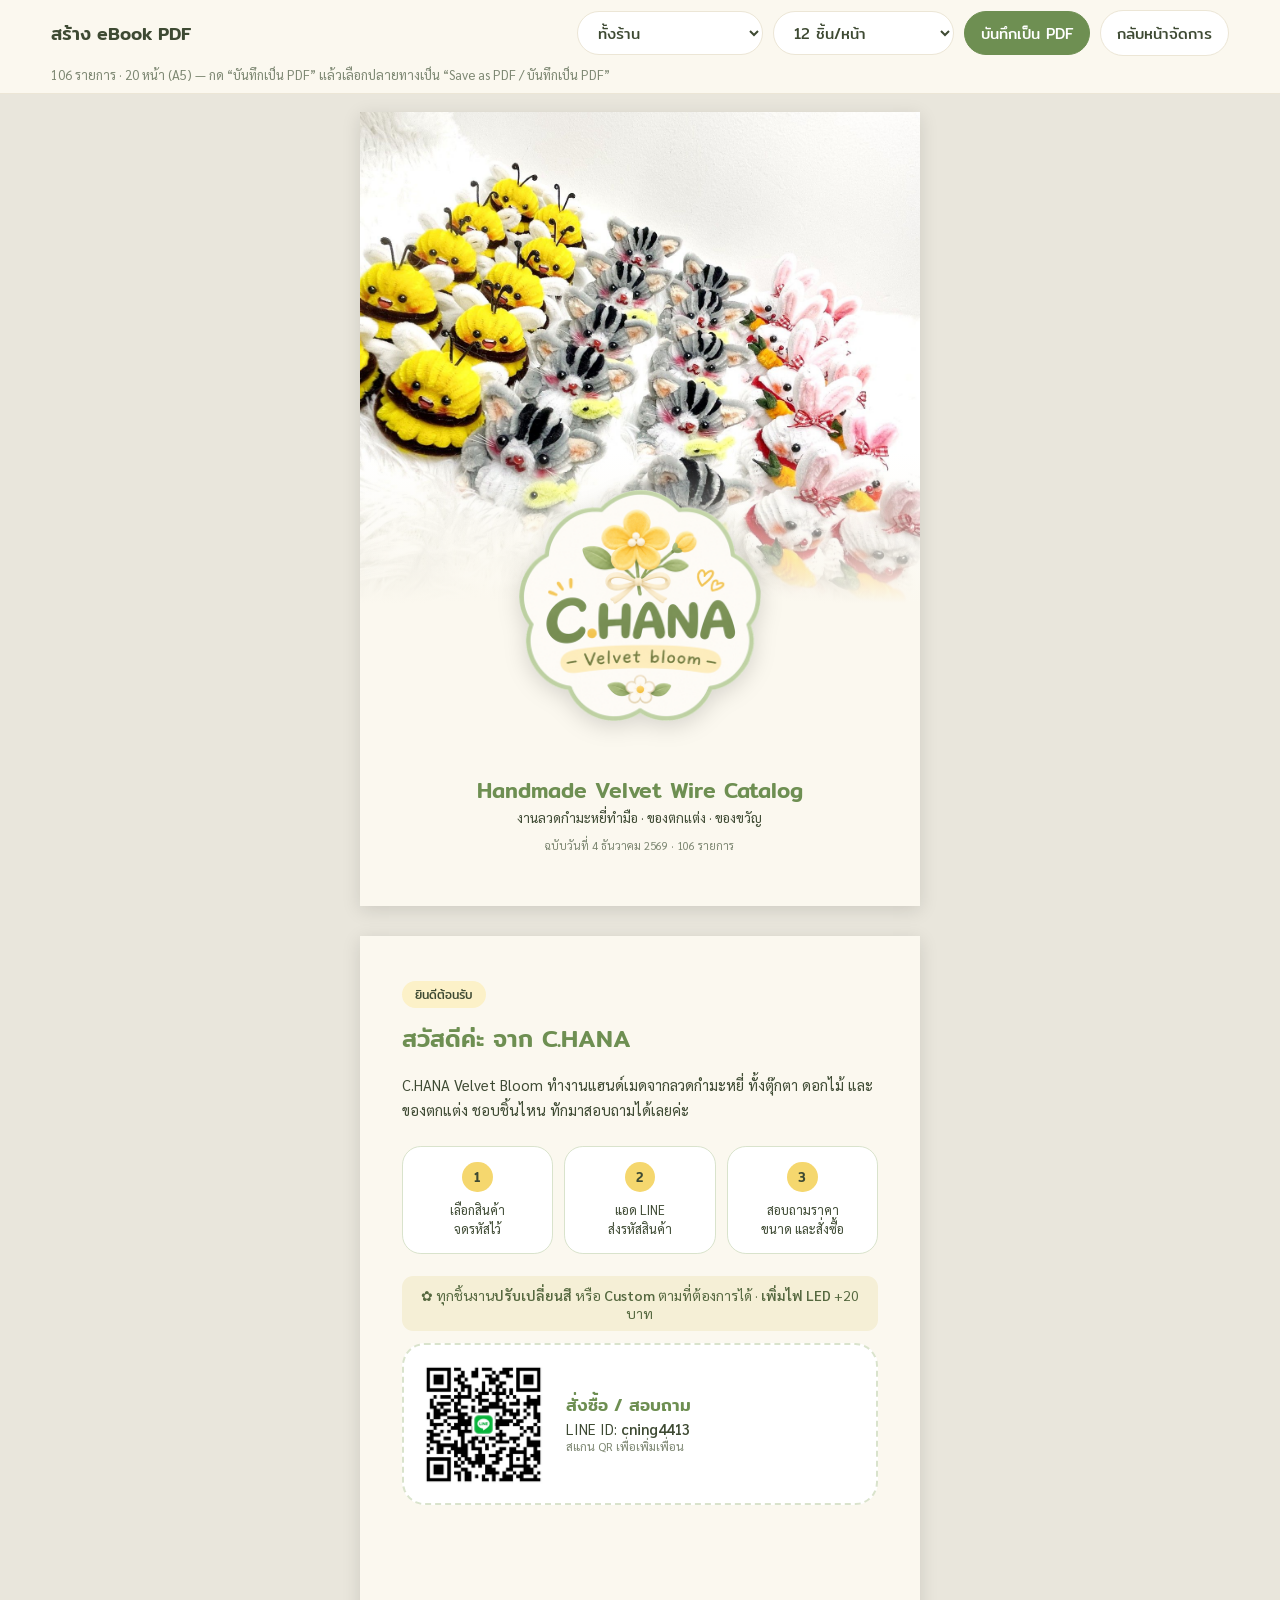
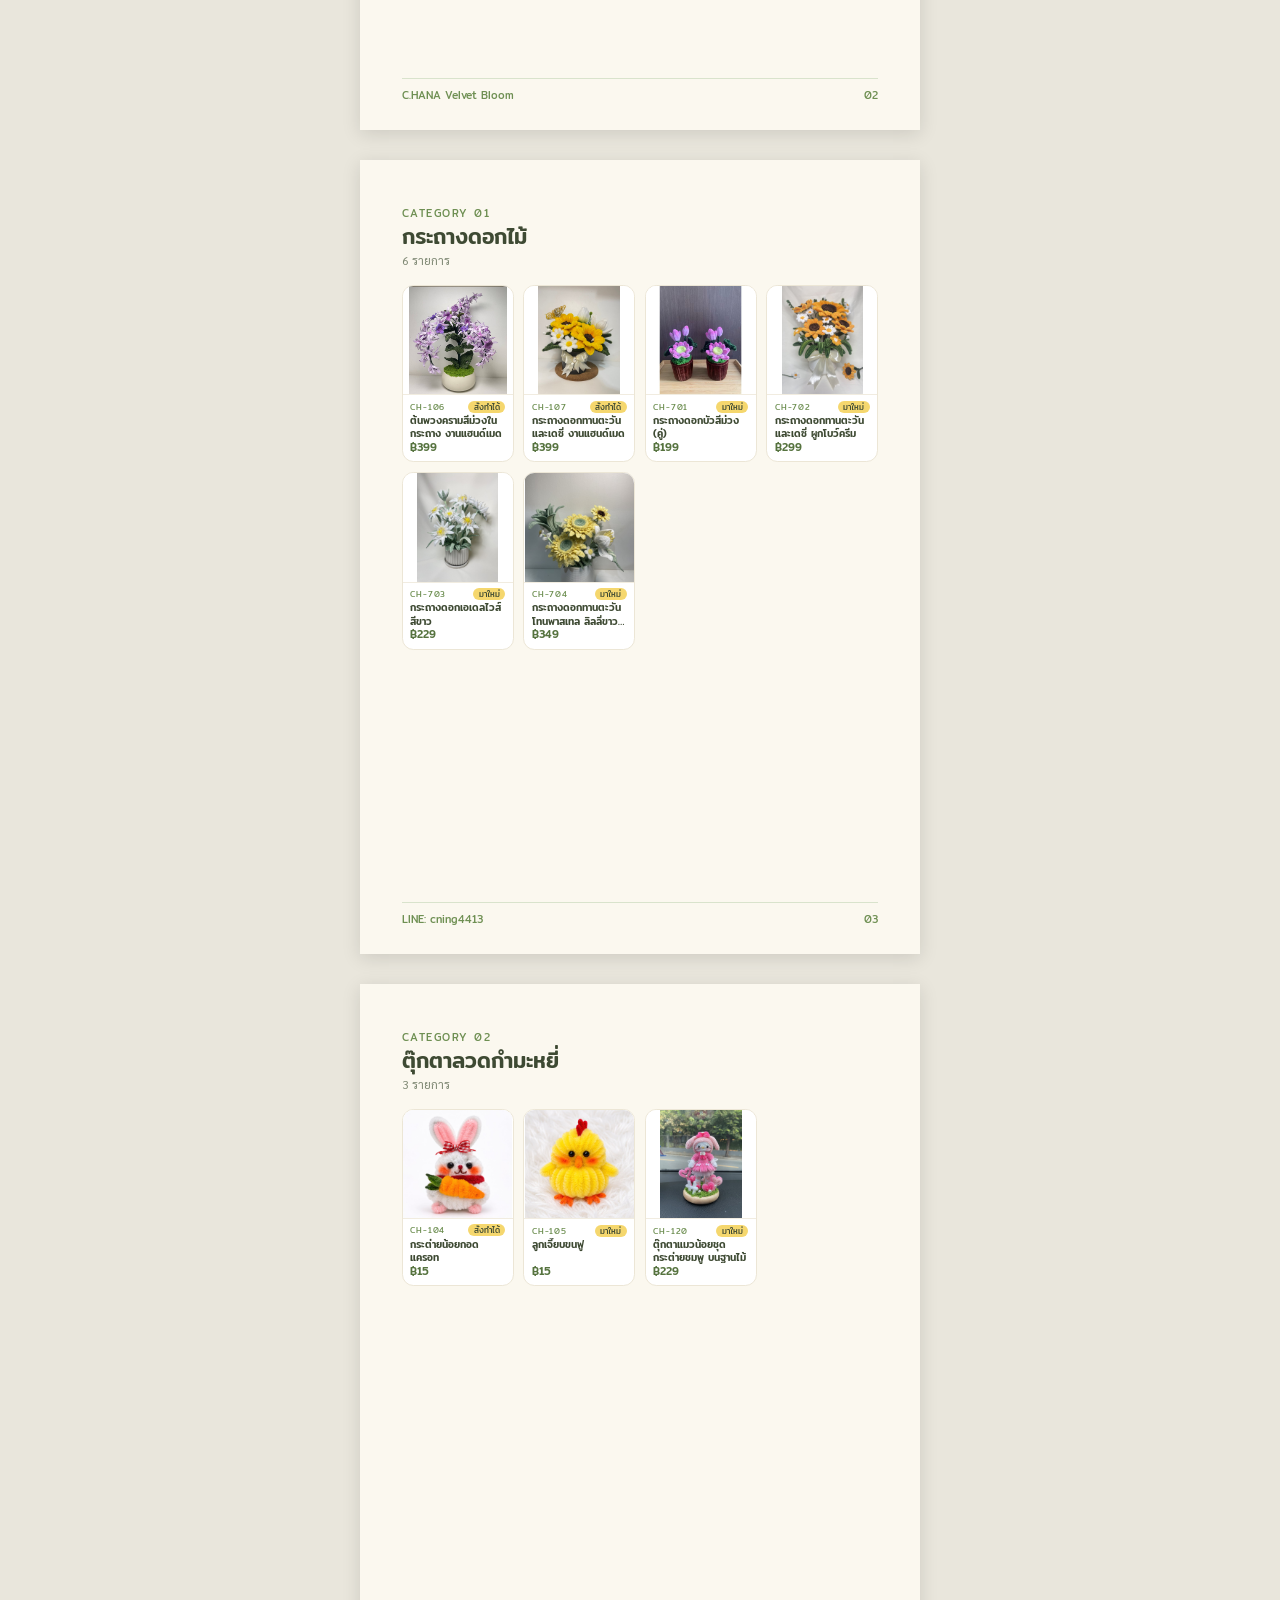
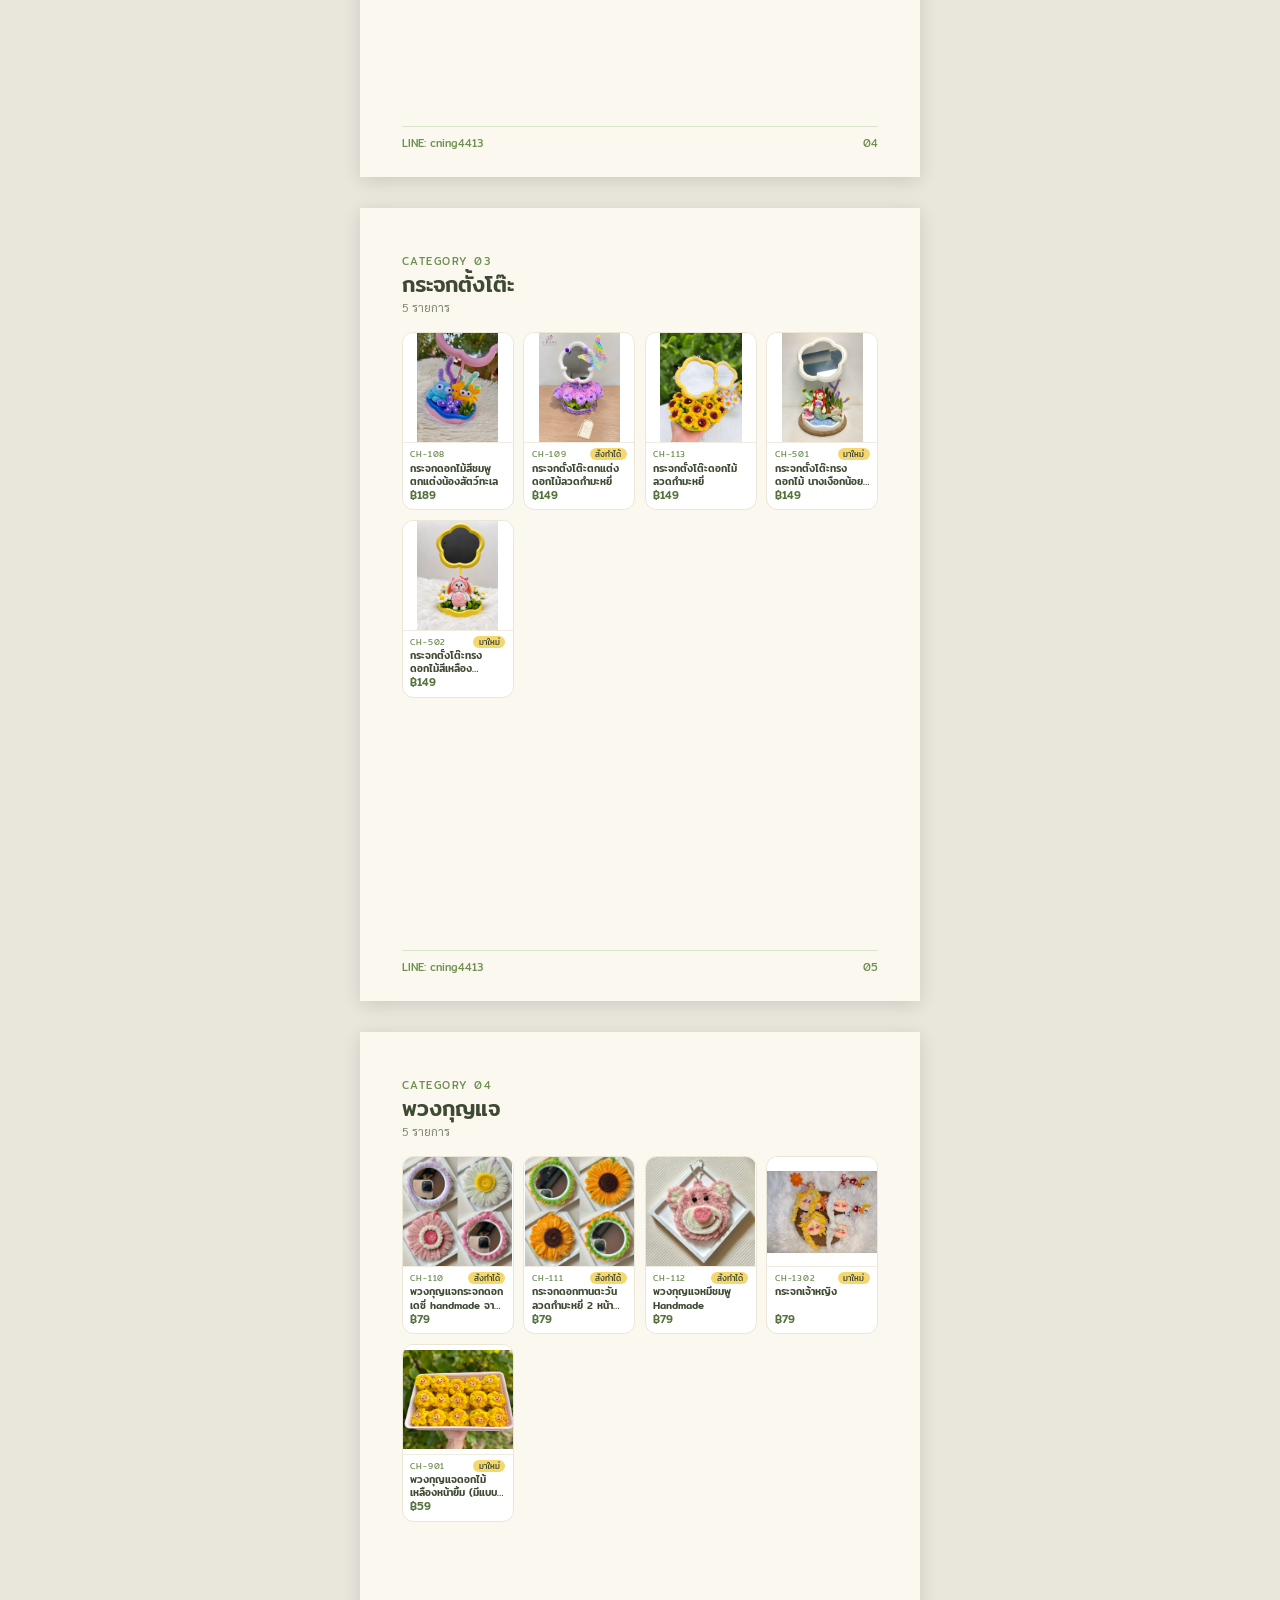
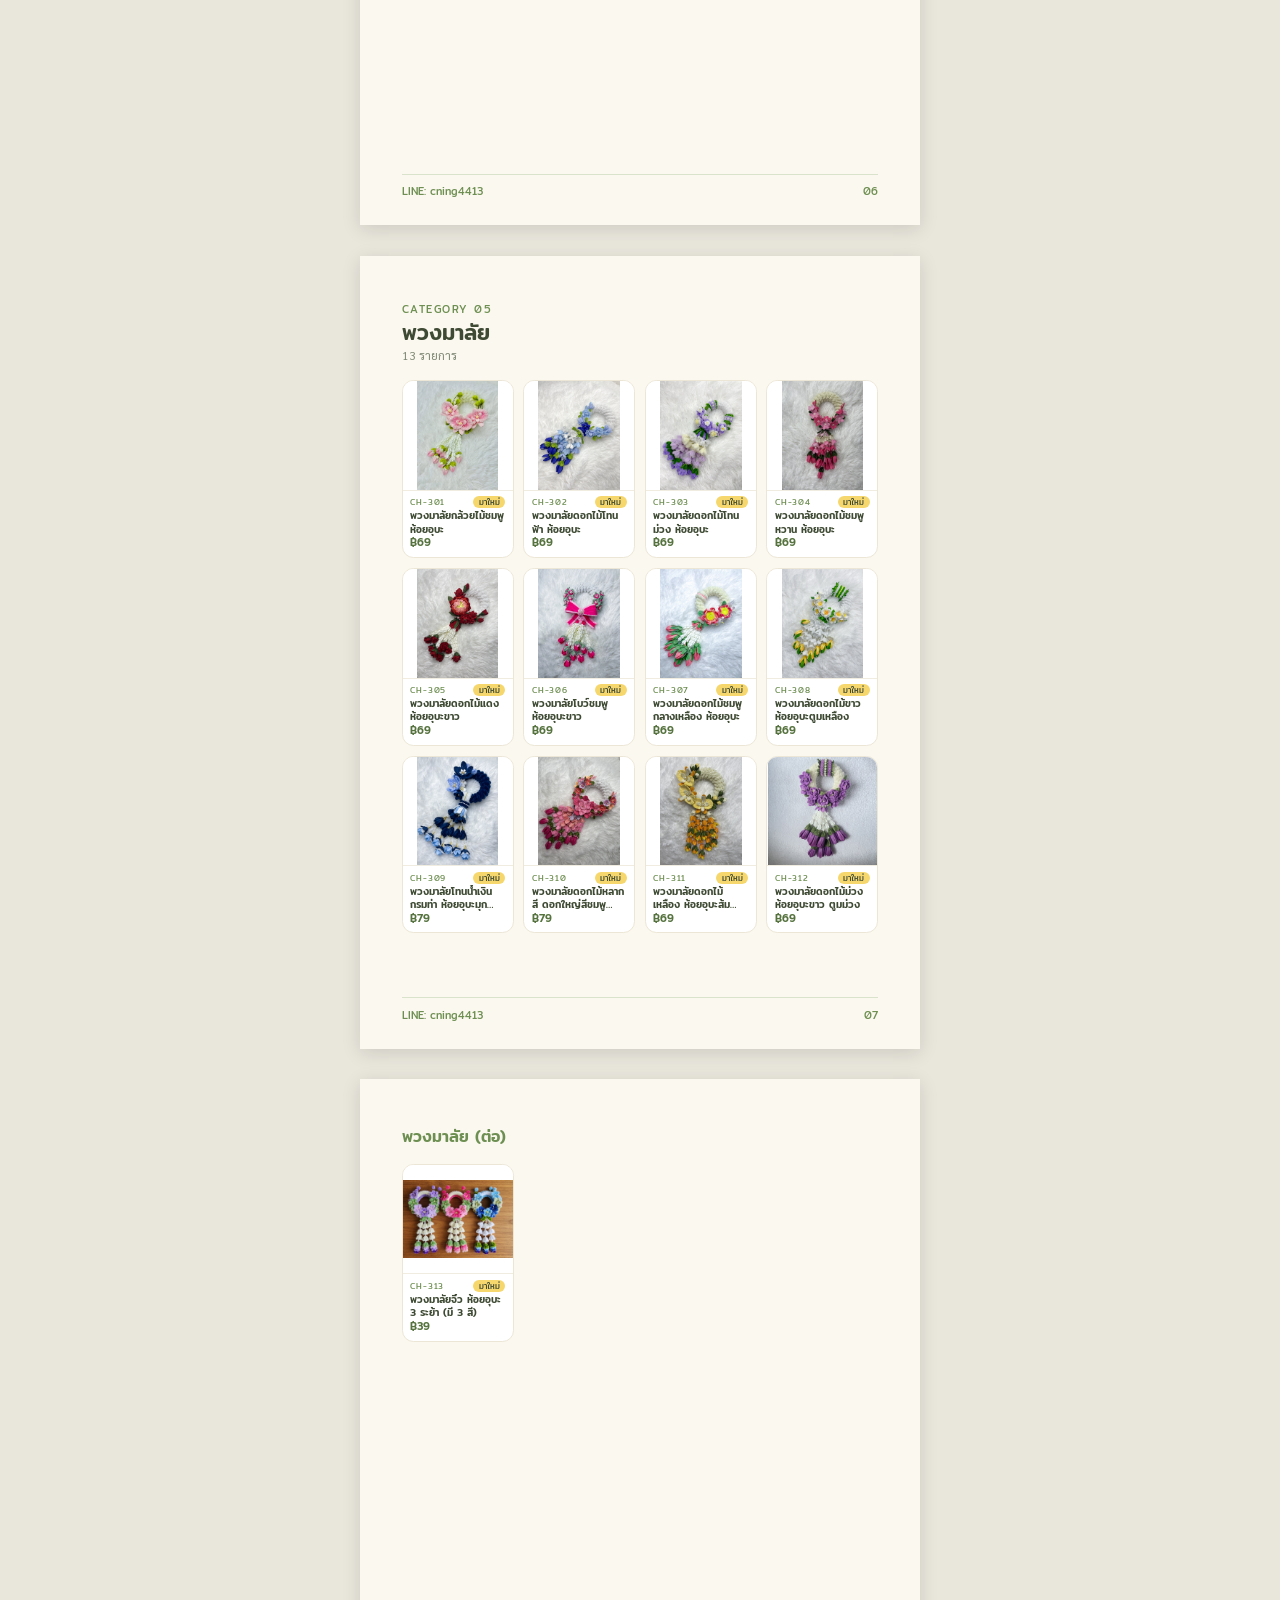
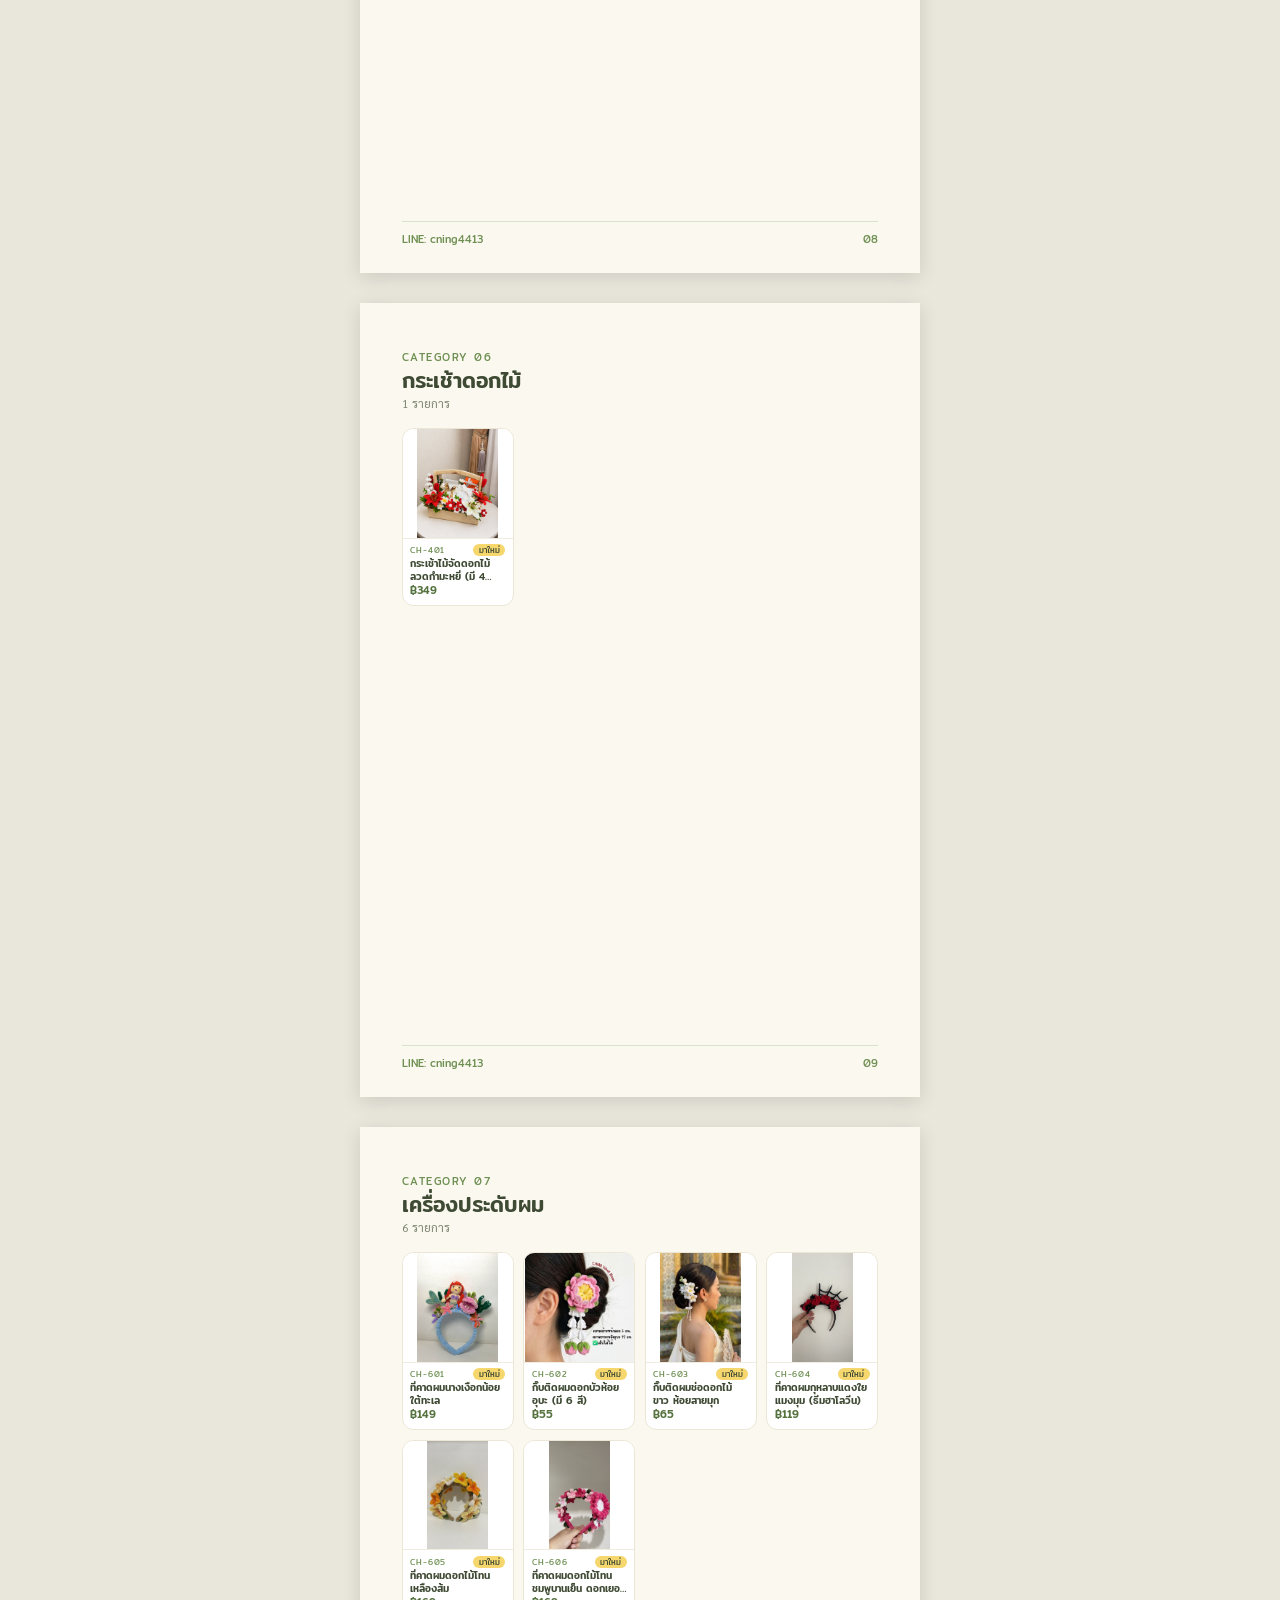
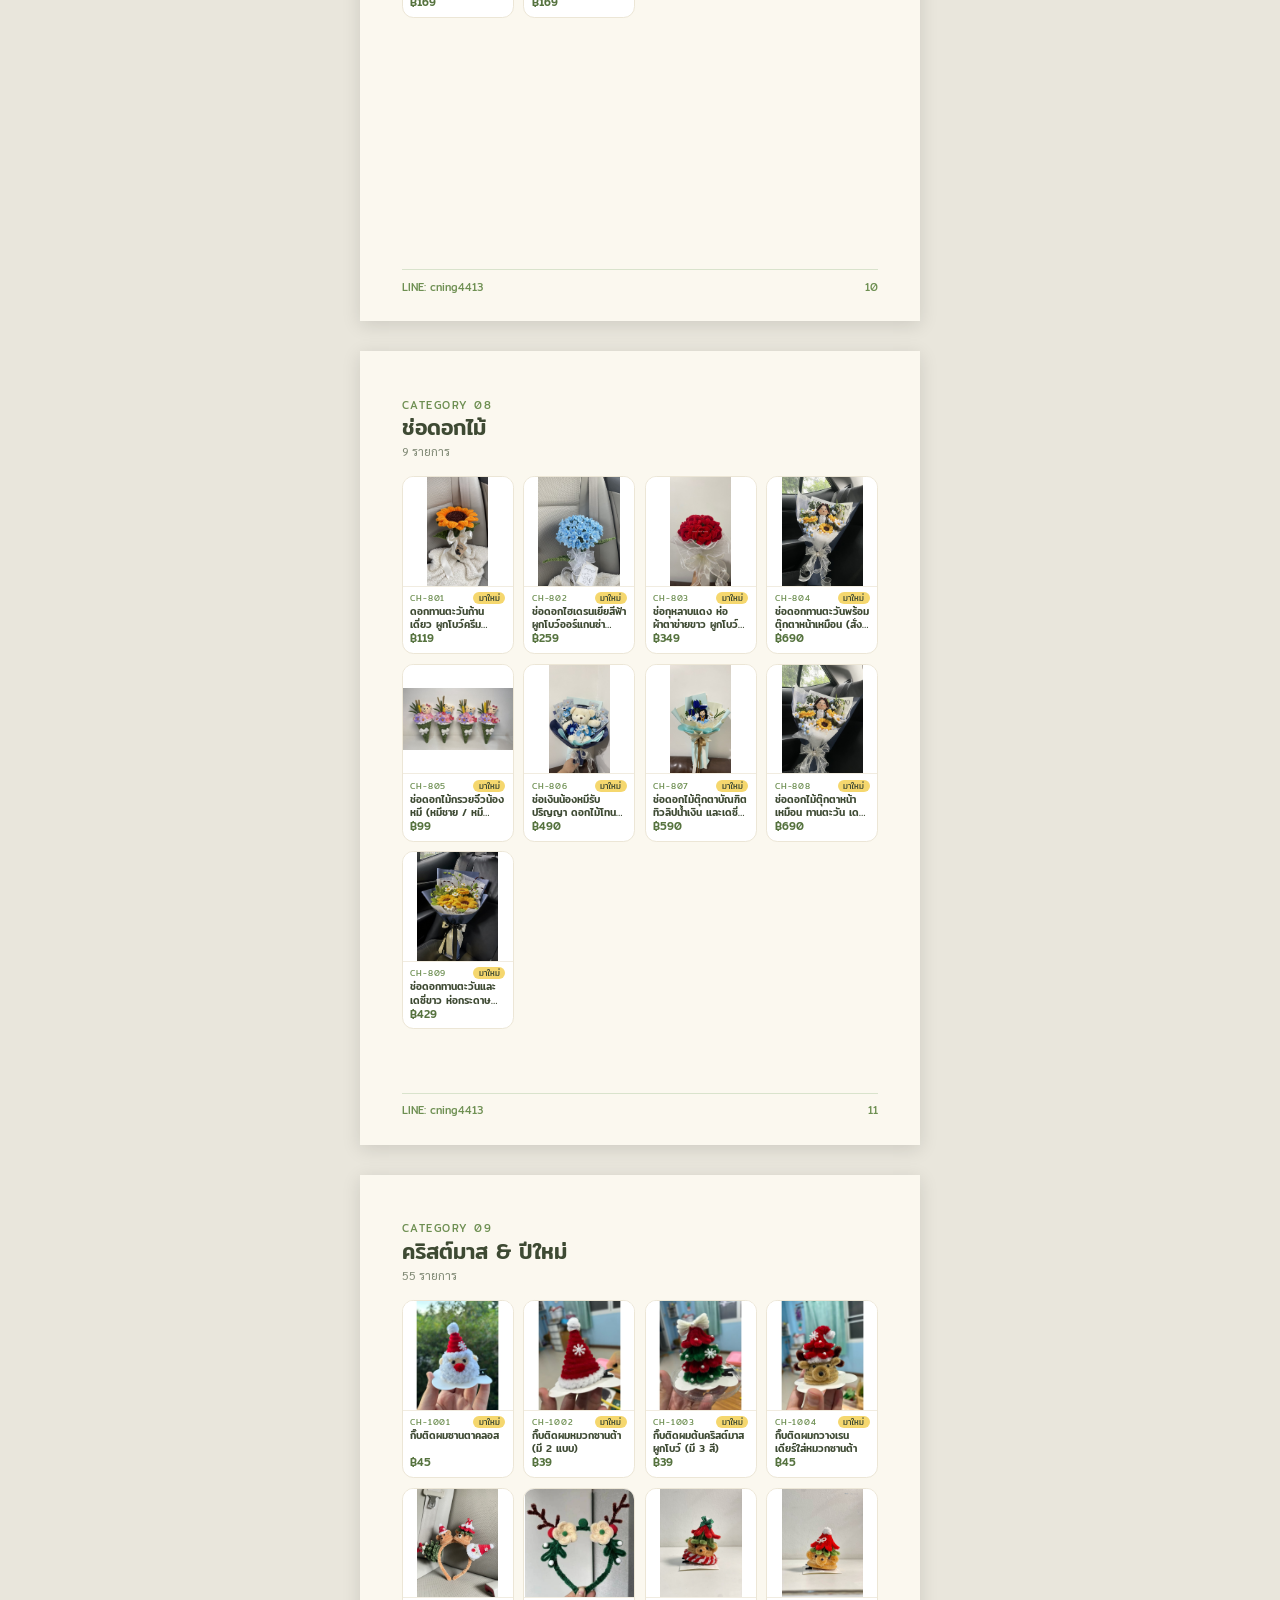
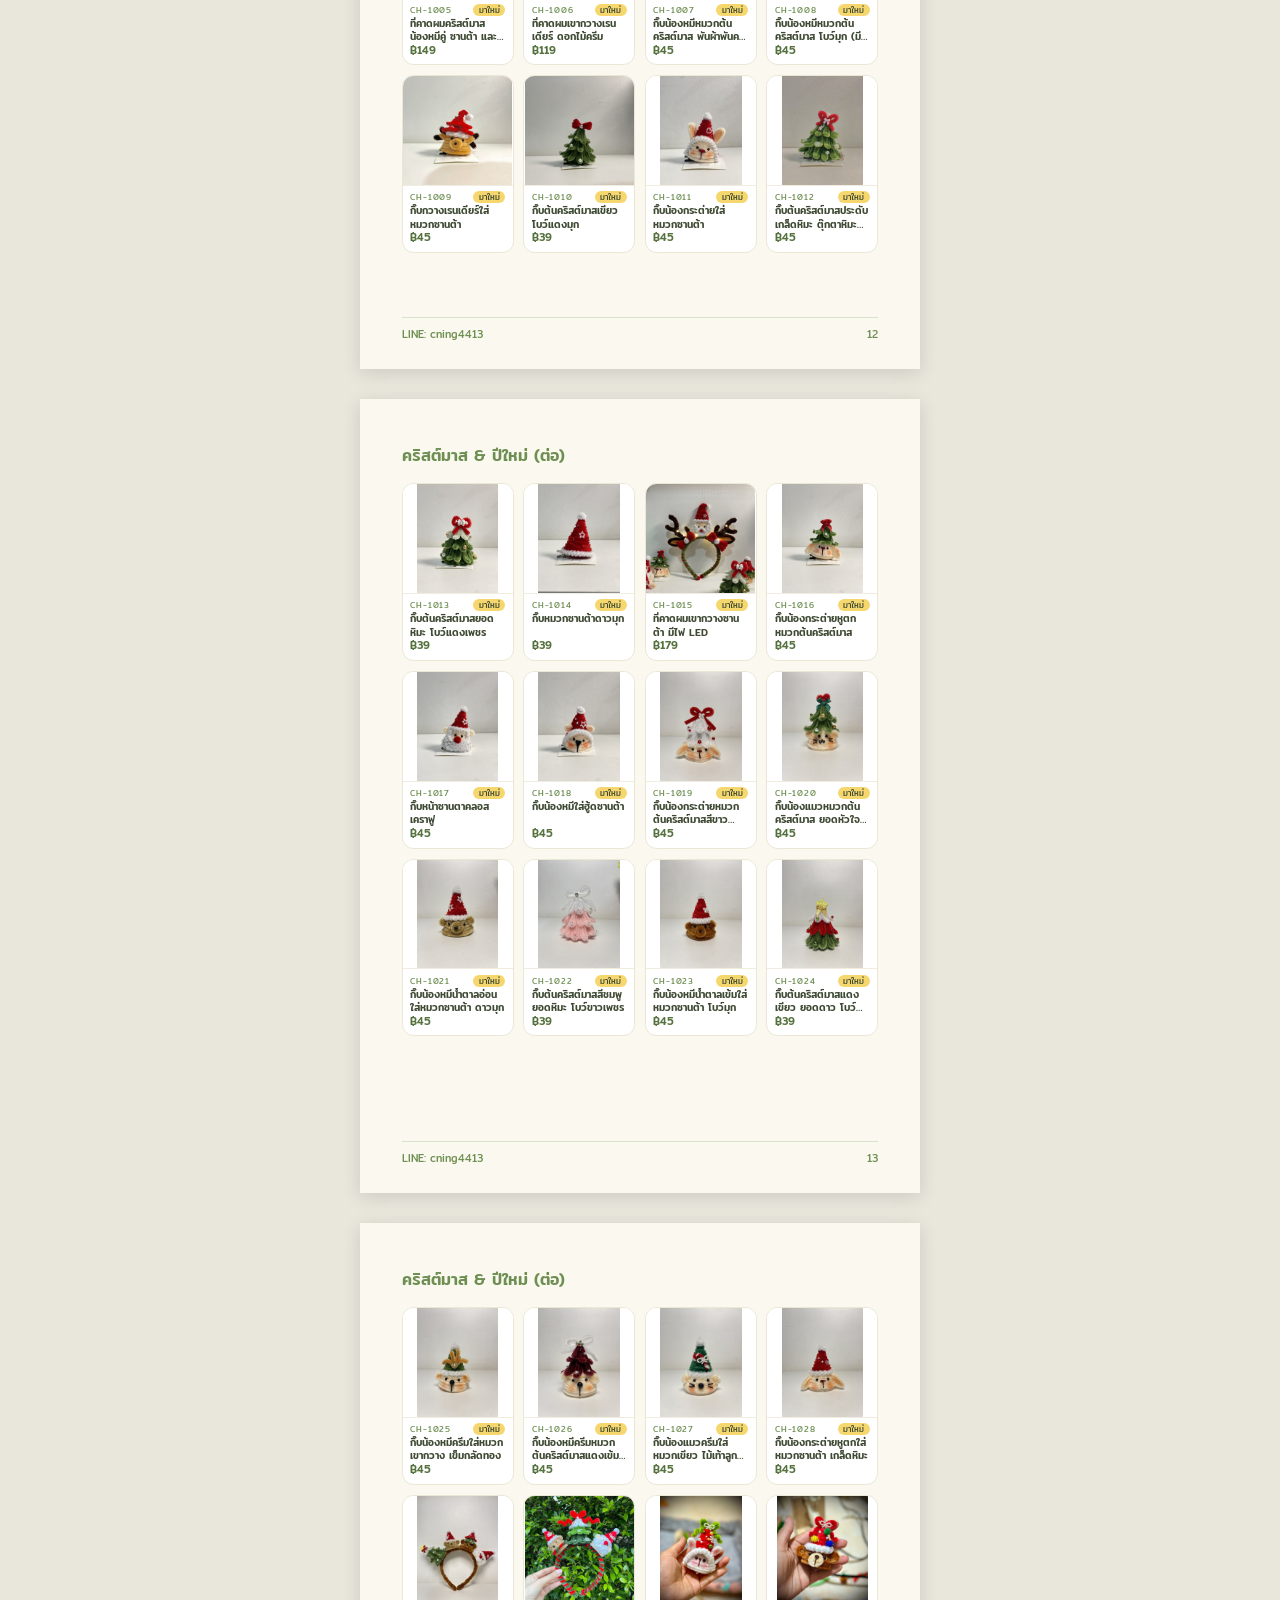
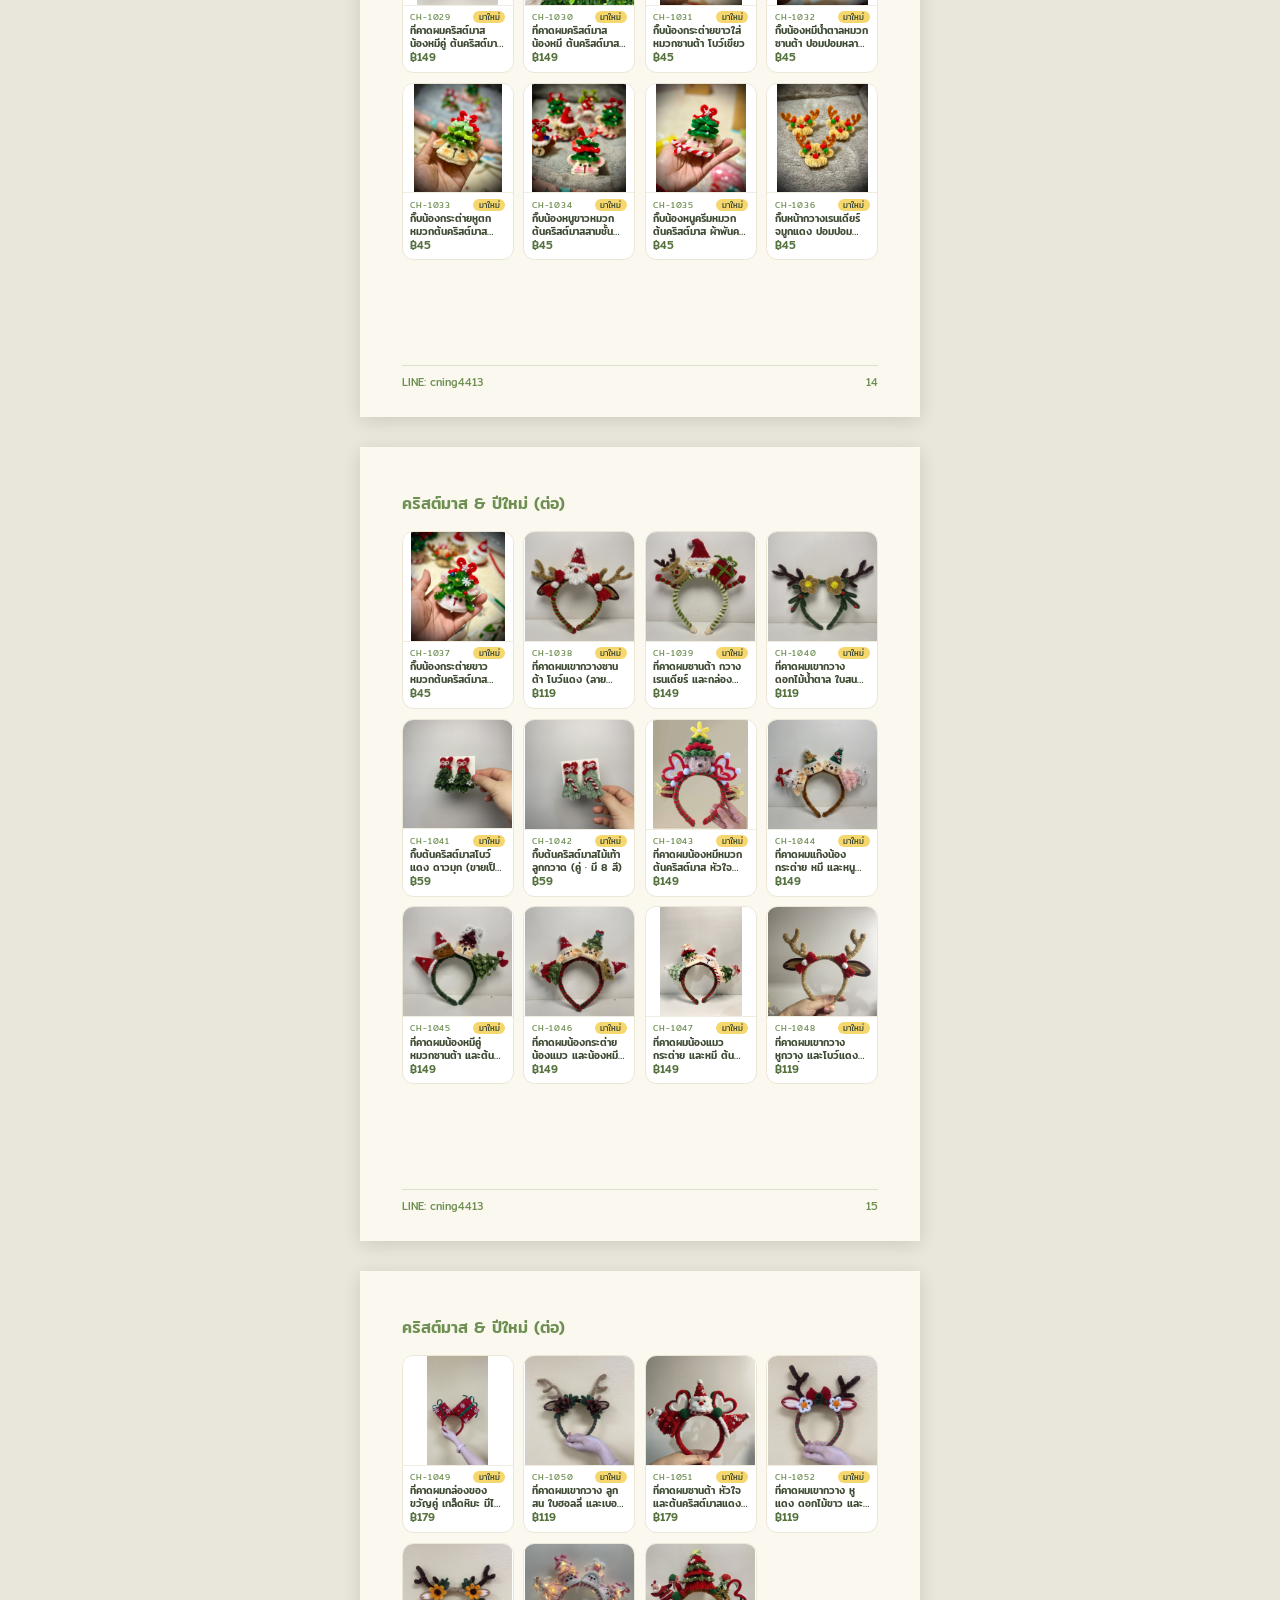
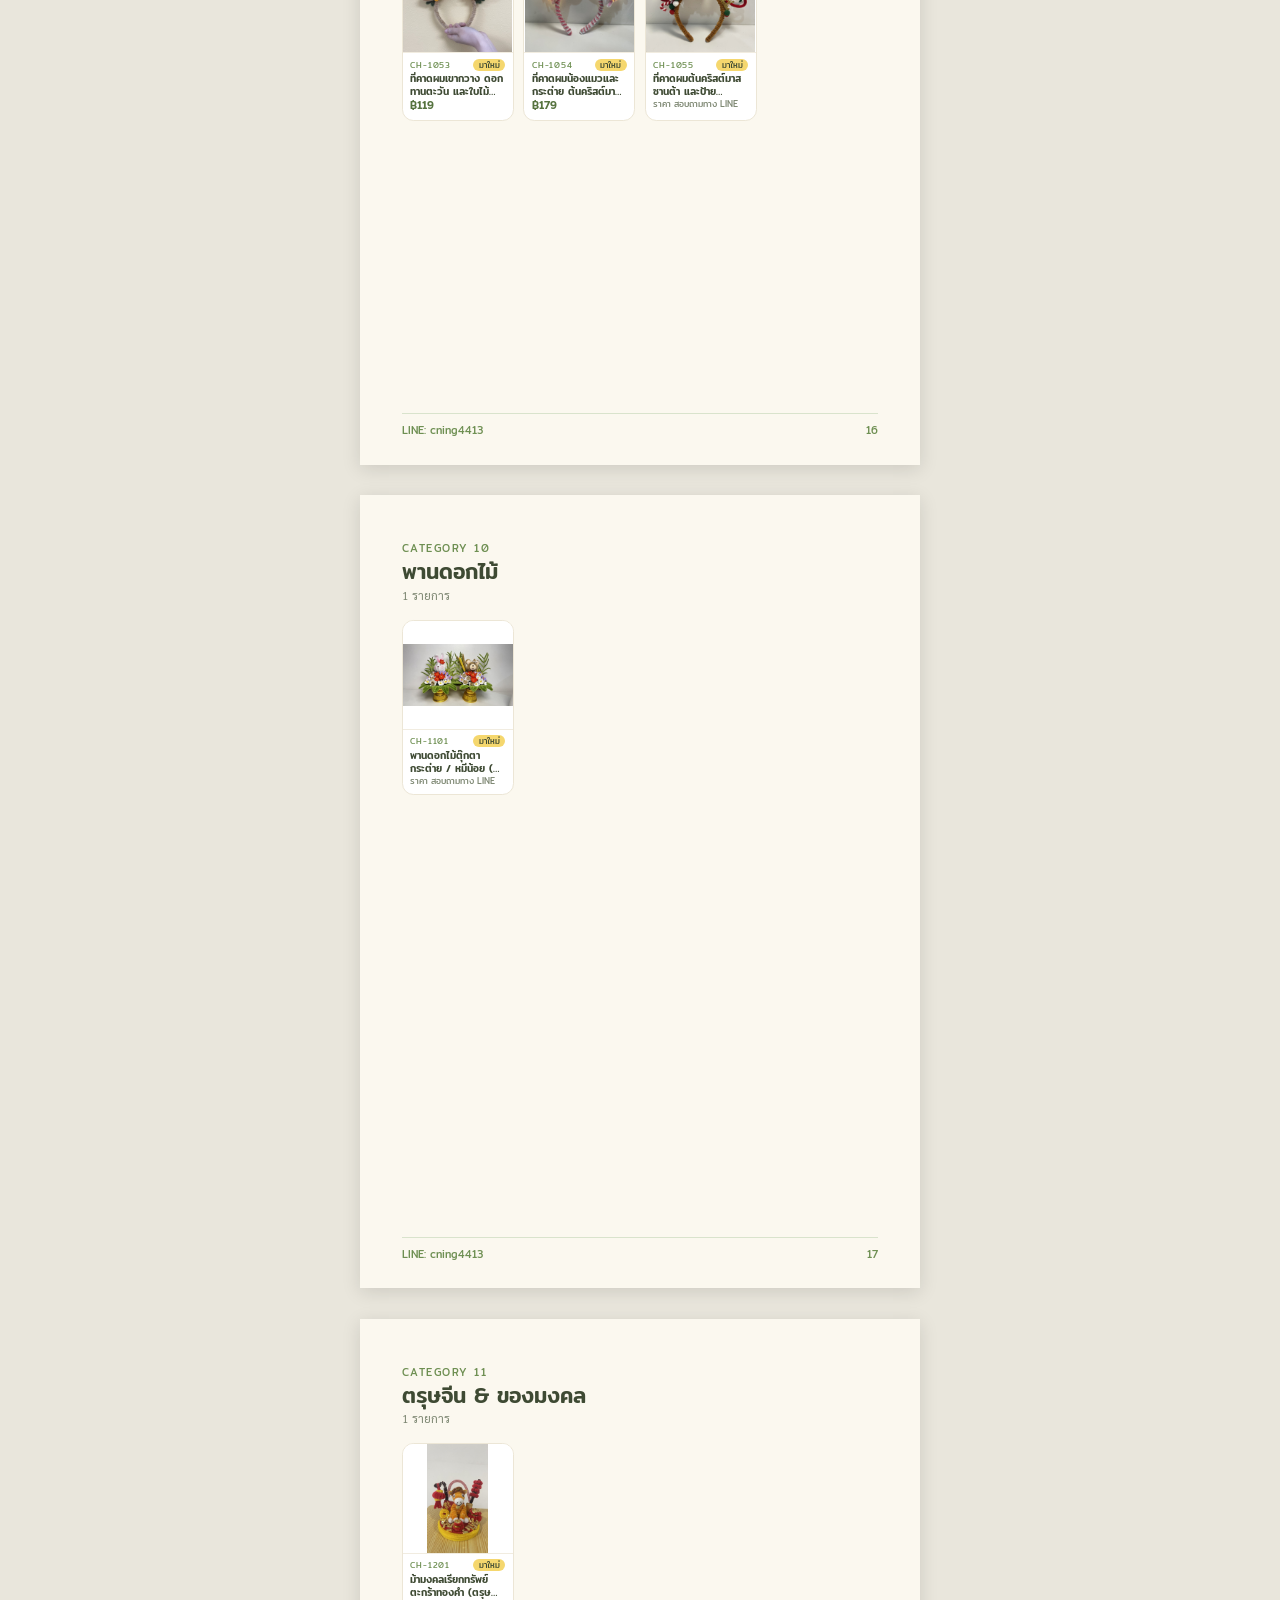
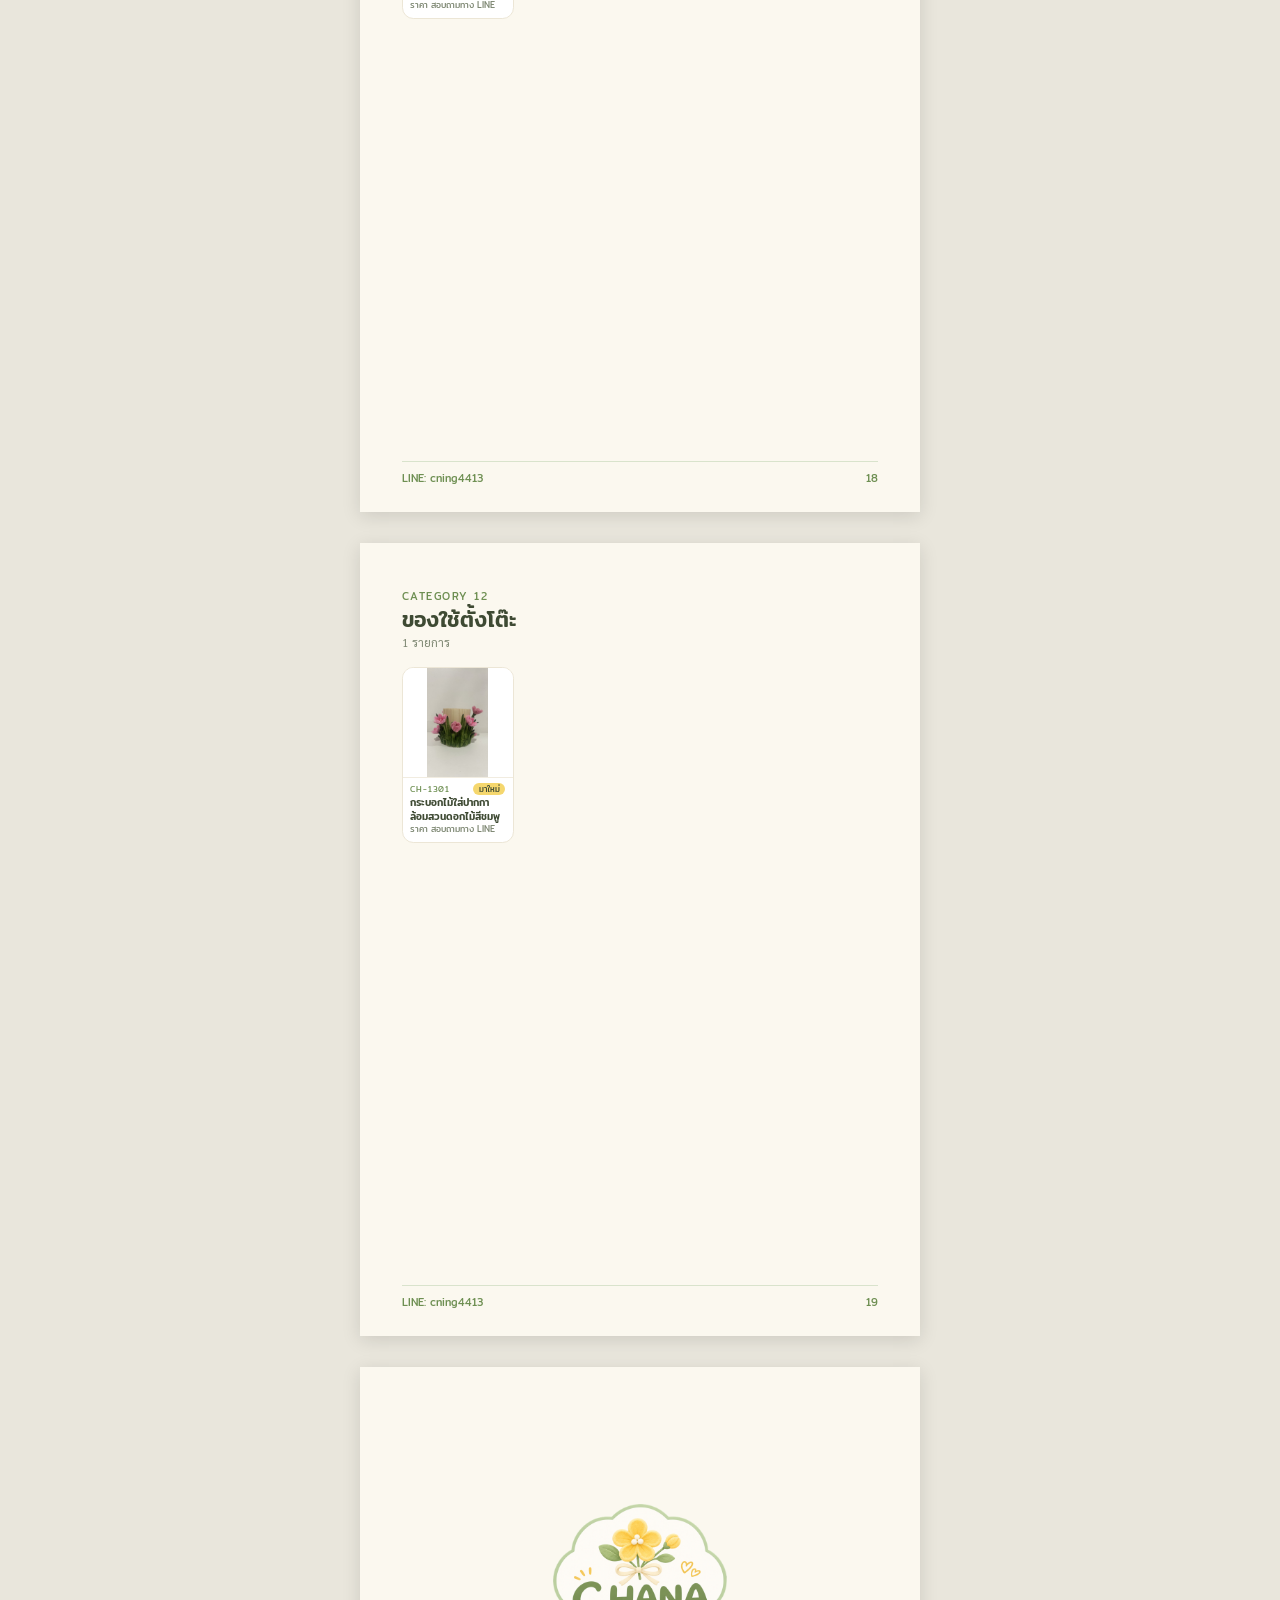
<file: ebook.html>
<!DOCTYPE html>
<html lang="th">
<head>
<meta charset="utf-8">
<meta name="viewport" content="width=device-width, initial-scale=1">
<title>eBook Catalog · C.HANA</title>
<link rel="icon" href="assets/logo.png">
<link rel="stylesheet" href="assets/fonts.css">
<link rel="stylesheet" href="assets/ebook.css">
<style>
body{margin:0;background:#e9e6dc;font-family:Sarabun,sans-serif;color:#3E4A33}
.tb{position:sticky;top:0;z-index:5;background:#FBF8EF;border-bottom:1px solid #ECE6D6;display:flex;gap:10px;align-items:center;flex-wrap:wrap;padding:10px max(4vw,14px)}
.tb h1{font:500 18px Mitr,sans-serif;margin:0 auto 0 0}
.tb select,.tb button,.tb a{min-height:44px;border-radius:999px;border:1px solid #ECE6D6;background:#fff;padding:0 16px;font:15px Mitr,sans-serif;color:inherit;text-decoration:none;display:inline-flex;align-items:center;cursor:pointer}
.tb .pri{background:#6E8F52;border-color:#6E8F52;color:#fff}
.tb small{flex-basis:100%;color:#7d8772;font-size:13px}
#book{padding:18px 0}
@media(max-width:600px){#book{zoom:.62}}
</style>
</head>
<body>
<div class="tb no-print">
  <h1>สร้าง eBook PDF</h1>
  <select id="cat" aria-label="เลือกหมวด"><option value="">ทั้งร้าน</option></select>
  <select id="per" aria-label="จำนวนต่อหน้า"><option value="12">12 ชิ้น/หน้า</option><option value="9">9 ชิ้น/หน้า</option><option value="6">6 ชิ้น/หน้า</option><option value="4">4 ชิ้น/หน้า (รูปใหญ่)</option></select>
  <button class="pri" id="pdf">บันทึกเป็น PDF</button>
  <a href="admin.html">กลับหน้าจัดการ</a>
  <small id="info">กำลังโหลด…</small>
</div>
<div id="book"></div>
<script src="assets/common.js"></script>
<script src="assets/ebook.js"></script>
<script>
{
const $ = s => document.querySelector(s);
let all = [];
const draw = () => { const r = renderEbook($('#book'), all, { category: $('#cat').value, perPage: $('#per').value }); $('#info').textContent = `${r.items} รายการ · ${r.pages} หน้า (A5) — กด “บันทึกเป็น PDF” แล้วเลือกปลายทางเป็น “Save as PDF / บันทึกเป็น PDF”`; };
$('#cat').onchange = draw; $('#per').onchange = draw;
$('#pdf').onclick = async () => { $('#info').textContent = 'กำลังเตรียมรูป…'; await ebookReady($('#book')); try { window.print(); } catch (e) { $('#info').textContent = 'เบราว์เซอร์นี้สั่งพิมพ์ไม่ได้ ลองเปิดใน Chrome หรือ Safari'; } };
loadProducts().then(ps => {
  all = ps;
  [...new Set(ps.filter(p => !p.hidden).map(p => p.category).filter(Boolean))].forEach(c => $('#cat').insertAdjacentHTML('beforeend', `<option>${esc(c)}</option>`));
  draw();
}).catch(e => $('#info').textContent = e.message);
}
</script>
</body>
</html>
</file>
<file: assets/fonts.css>
@font-face{font-family:Mitr;font-weight:400;font-display:swap;src:url(fonts/mitr-thai-400-normal.woff2) format("woff2");unicode-range:U+0E00-0E7F,U+200C-200D}
@font-face{font-family:Mitr;font-weight:400;font-display:swap;src:url(fonts/mitr-latin-400-normal.woff2) format("woff2");unicode-range:U+0000-00FF,U+2000-206F,U+20AC,U+2122}
@font-face{font-family:Mitr;font-weight:500;font-display:swap;src:url(fonts/mitr-thai-500-normal.woff2) format("woff2");unicode-range:U+0E00-0E7F,U+200C-200D}
@font-face{font-family:Mitr;font-weight:500;font-display:swap;src:url(fonts/mitr-latin-500-normal.woff2) format("woff2");unicode-range:U+0000-00FF,U+2000-206F,U+20AC,U+2122}
@font-face{font-family:Sarabun;font-weight:400;font-display:swap;src:url(fonts/sarabun-thai-400-normal.woff2) format("woff2");unicode-range:U+0E00-0E7F,U+200C-200D}
@font-face{font-family:Sarabun;font-weight:400;font-display:swap;src:url(fonts/sarabun-latin-400-normal.woff2) format("woff2");unicode-range:U+0000-00FF,U+2000-206F,U+20AC,U+2122}
@font-face{font-family:Sarabun;font-weight:600;font-display:swap;src:url(fonts/sarabun-thai-600-normal.woff2) format("woff2");unicode-range:U+0E00-0E7F,U+200C-200D}
@font-face{font-family:Sarabun;font-weight:600;font-display:swap;src:url(fonts/sarabun-latin-600-normal.woff2) format("woff2");unicode-range:U+0000-00FF,U+2000-206F,U+20AC,U+2122}
</file>
<file: assets/ebook.css>
/* eBook (A5) — ใช้ร่วมกันระหว่าง ebook.html และ admin.html */
@page{size:148mm 210mm;margin:0}
.eb{--g:#6E8F52;--gd:#56733f;--gl:#E3ECD6;--y:#F5D76E;--yl:#FCF1C8;--c:#FBF8EF;--t:#3E4A33;--mu:#7d8772;font-family:Sarabun,sans-serif;color:var(--t);-webkit-print-color-adjust:exact;print-color-adjust:exact}
.eb *{box-sizing:border-box}
.eb .pg{width:148mm;height:210mm;position:relative;overflow:hidden;background:var(--c);padding:12mm 11mm 16mm;margin:0 auto 8mm;box-shadow:0 4px 18px rgba(0,0,0,.12);break-after:page;page-break-after:always}
.eb h1,.eb h2,.eb h3,.eb .m{font-family:Mitr,sans-serif;font-weight:500;margin:0;line-height:1.25}
.eb .ft{position:absolute;left:11mm;right:11mm;bottom:7mm;display:flex;justify-content:space-between;font:8pt Mitr,sans-serif;color:var(--g);border-top:1px solid #d9e3cc;padding-top:2.2mm}
.eb .pill{display:inline-block;background:var(--yl);border-radius:99px;padding:1mm 3.5mm;font:9pt Mitr,sans-serif}
/* cover */
.eb .cover{padding:0}
.eb .cover .hero{position:absolute;inset:0 0 80mm 0;width:100%;height:130mm;object-fit:cover}
.eb .cover .fade{position:absolute;left:0;right:0;top:90mm;height:40mm;background:linear-gradient(rgba(251,248,239,0),var(--c))}
.eb .cover .logo{position:absolute;left:50%;top:100mm;transform:translateX(-50%);width:64mm;filter:drop-shadow(0 1.5mm 3mm rgba(0,0,0,.15))}
.eb .cover .tx{position:absolute;left:0;right:0;bottom:14mm;text-align:center}
.eb .cover h1{font-size:16pt;color:var(--g)}
.eb .cover p{font-size:10pt;margin:1.5mm 0 0}
.eb .cover .ed{font-size:8.5pt;color:var(--mu);margin-top:3mm}
/* about */
.eb .about h2,.eb .toc h2{font-size:18pt;color:var(--g);margin:4mm 0 5mm}
.eb .about p{font-size:11pt;line-height:1.75;margin:0 0 4mm}
.eb .steps{display:flex;gap:3mm;margin:6mm 0}
.eb .st{flex:1;background:#fff;border:1px solid #d9e3cc;border-radius:5mm;padding:4mm 2mm;text-align:center;font-size:9.5pt;line-height:1.5}
.eb .st b{display:block;width:8mm;height:8mm;line-height:8mm;margin:0 auto 2mm;border-radius:50%;background:var(--y);font-family:Mitr;font-weight:500}
.eb .qb{display:flex;gap:6mm;align-items:center;background:#fff;border:2px dashed #d9e3cc;border-radius:6mm;padding:5mm}
.eb .qb img{width:32mm;height:32mm}
/* toc */
.eb .row{display:flex;align-items:center;gap:4mm;padding:3.6mm 0;border-bottom:1px dotted #cfdcc0;font-size:12pt}
.eb .row .n{font-family:Mitr;color:var(--g);width:9mm}
.eb .row .s{display:block;font-size:9pt;color:var(--mu)}
.eb .row .d{margin-left:auto;font-family:Mitr;color:var(--g)}
/* grid */
.eb .gh{margin-bottom:4.5mm}
.eb .gh .k{font:8pt Mitr,sans-serif;letter-spacing:1.5px;color:var(--g)}
.eb .gh h2{font-size:16pt;margin:.5mm 0}
.eb .gh p{font-size:9pt;color:var(--mu);margin:0}
.eb .gh.sm h2{font-size:12pt;color:var(--g)}
.eb .cards{display:grid;grid-template-columns:1fr 1fr;gap:4mm}
.eb .cd{background:#fff;border:1px solid #ece6d6;border-radius:4mm;overflow:hidden}
.eb .cd img{display:block;width:100%;height:50mm;object-fit:contain;object-position:center;background:#fff;border-bottom:1px solid #f1ece0}
.eb .cd .b{padding:2.4mm 3mm 3mm}
.eb .cd .c{font:7pt Mitr,sans-serif;color:var(--g);letter-spacing:.8px;display:flex;justify-content:space-between;gap:2mm}
.eb .cd .c i{font-style:normal;background:var(--y);color:var(--t);border-radius:99px;padding:0 2mm;letter-spacing:0}
.eb .cd h3{font-size:10.5pt;margin:.6mm 0 .8mm;display:-webkit-box;-webkit-line-clamp:2;-webkit-box-orient:vertical;overflow:hidden}
.eb .cd .ds{font-size:8pt;line-height:1.45;color:#6b7563;height:11.6mm;overflow:hidden;margin:0}
.eb .cd .pr{font:500 10pt Mitr,sans-serif;color:var(--gd);margin-top:1.2mm}
.eb .cd .pr.ask{font-size:8pt;font-weight:400;color:var(--mu)}
/* 4 ชิ้นต่อหน้า */
.eb .cards.n4 .cd img{height:40mm}
.eb .cards.n4 h3{font-size:10pt}
/* 6 และ 9 ชิ้นต่อหน้า */
.eb .cards.n6,.eb .cards.n9{grid-template-columns:repeat(3,1fr);gap:3mm}
.eb .cards.n6 .cd img{height:40mm}
.eb .cards.n9 .cd img{height:28mm}
.eb .cards.n6 .cd .b,.eb .cards.n9 .cd .b{padding:1.8mm 2.2mm 2.2mm}
.eb .cards.n6 h3,.eb .cards.n9 h3{font-size:8.8pt;line-height:1.25}
.eb .cards.n6 .ds{font-size:7pt;line-height:1.4;height:7mm}
.eb .cards.n9 .ds{display:none}
.eb .cards.n6 .pr,.eb .cards.n9 .pr{font-size:8.5pt}
.eb .cards.n6 .pr.ask,.eb .cards.n9 .pr.ask{font-size:6.8pt}
.eb .cards.n6 .c,.eb .cards.n9 .c{font-size:6.3pt}
/* 12 ชิ้นต่อหน้า (4 × 3) — รูปสี่เหลี่ยมจัตุรัส เห็นสินค้าเต็มชิ้น */
.eb .cards.n12{grid-template-columns:repeat(4,1fr);gap:2.6mm}
.eb .cards.n12 .cd{border-radius:3mm}
.eb .cards.n12 .cd img{height:auto;aspect-ratio:1}
.eb .cards.n12 .cd .b{padding:1.4mm 2mm 1.8mm}
.eb .cards.n12 .c{font-size:6pt}
.eb .cards.n12 .c i{padding:0 1.4mm}
.eb .cards.n12 h3{font-size:7.6pt;line-height:1.3;margin:.3mm 0 .2mm;display:-webkit-box;-webkit-line-clamp:2;-webkit-box-orient:vertical;overflow:hidden;min-height:2.6em}
.eb .cards.n12 .ds{display:none}
.eb .cards.n12 .pr{font-size:8pt;margin-top:0;line-height:1.3}
.eb .cards.n12 .pr.ask{font-size:6.5pt}
/* back */
.eb .back{display:flex;flex-direction:column;align-items:center;justify-content:center;text-align:center}
.eb .back .logo{width:46mm;margin-bottom:7mm}
.eb .back h2{color:var(--g);font-size:16pt}
.eb .back .qr{width:48mm;height:48mm;margin:6mm 0 3mm;border:3mm solid #fff;border-radius:4mm;box-shadow:0 0 0 1px #d9e3cc}
@media print{
  html,body{margin:0!important;padding:0!important;background:#fff!important}
  .eb .pg{margin:0;box-shadow:none}
  .no-print{display:none!important}
  #book,#ebBook{padding:0!important;zoom:1!important}
  .eb .pg:last-child{break-after:auto;page-break-after:auto}
}
</file>
